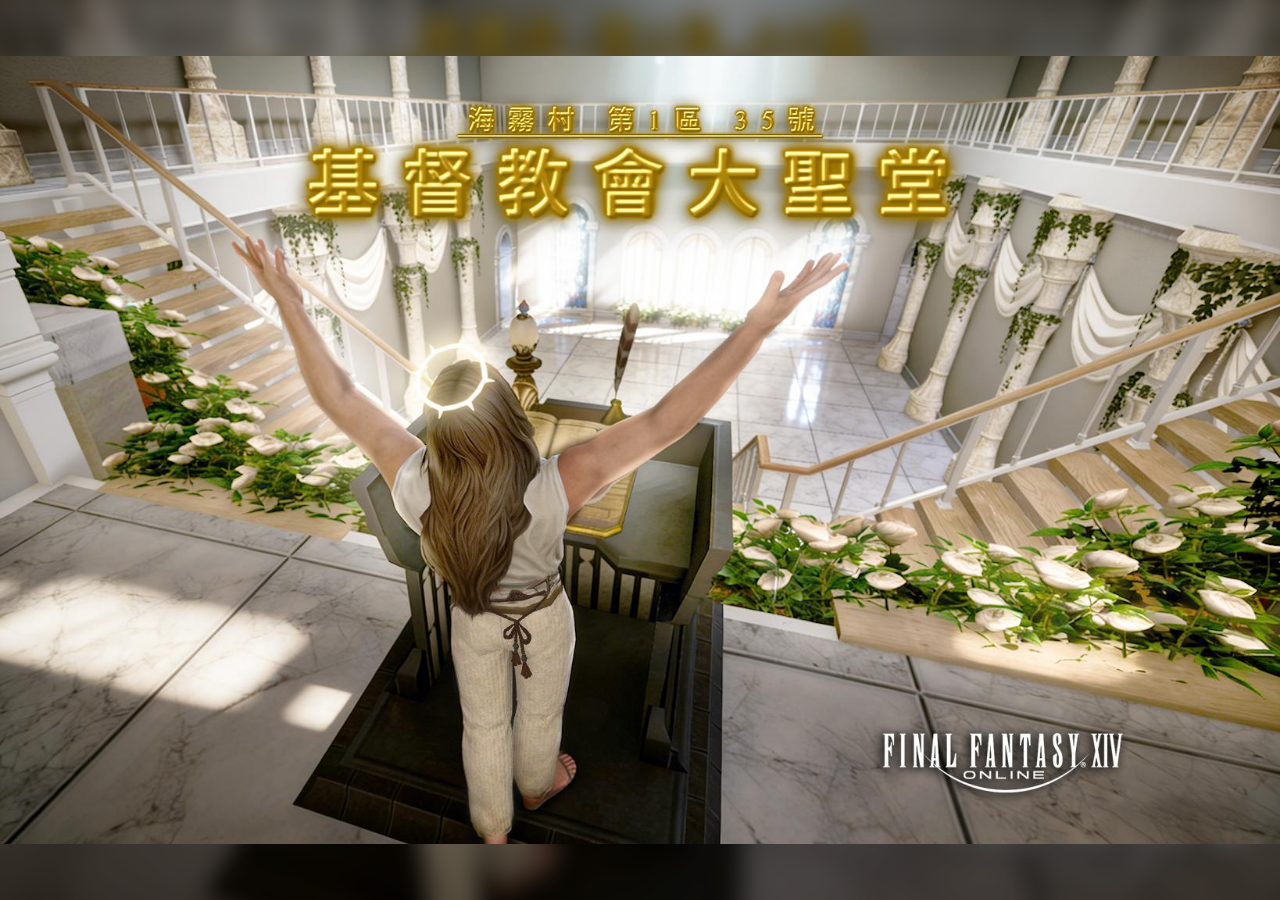
<file: index.html>
<!DOCTYPE html>
<html lang="zh-TW">

<head>
    <meta charset="UTF-8">
    <meta name="viewport" content="width=device-width, initial-scale=1.0">
    <title>FF14 基督教公會 | 艾歐澤亞的團契</title>
    <link rel="icon" type="image/png" href="images/Favicon.png">
    <style>
        body,
        html {
            margin: 0;
            padding: 0;
            height: 100%;
            overflow: hidden;               
            background-color: #ffffff;
        }

        .entry-link {
            display: block;
            width: 100vw;
            height: 100vh;
            position: relative;
            overflow: hidden;
            cursor: pointer;
            background-color: #000;
        }

        /* 後圖層 */
        .back-layer {
            position: absolute;
            top: 0;
            left: 0;
            width: 100%;
            height: 100%;
            background-image: url('images/Photos/church/大聖堂1.jpg');
            background-size: cover;
            background-position: center;


            opacity: 0.65;                          /* 透明度與模糊感 */
            filter: blur(10px) brightness(0.8);;    /* 調整模糊，亮度 */
            transform: scale(1.1);

            z-index: 1;
        }

        /* 前圖層 */
        .front-layer {
            position: absolute;
            top: 0;
            left: 0;
            width: 100%;
            height: 100%;
            display: flex;
            justify-content: center;
            align-items: center;
            z-index: 2;                          
        }

        .front-layer img {
            max-width: 100%;
            max-height: 100%;
            object-fit: contain;
            animation: fadeIn 2s ease-in-out;    /* 淡入動畫 */
        }

        /* fadeIn 屬性 */
        @keyframes fadeIn {
            from {
                opacity: 0;
                transform: scale(1.05);
            }

            to {
                opacity: 1;
                transform: scale(1);
            }
        }
    </style>
</head>

<body>
    <a href="home.html" class="entry-link" onclick="enableMusic()">
        <div class="back-layer"></div>

        <div class="front-layer">
            <img src="images/Photos/church/大聖堂1.jpg" alt="FF14 基督教公會 入口大圖">
        </div>
    </a>
</body>

<script>
function enableMusic() {
    localStorage.setItem('playBgm', 'true');
    localStorage.setItem('resetMusic', 'true');
}
</script>

</html>
</file>
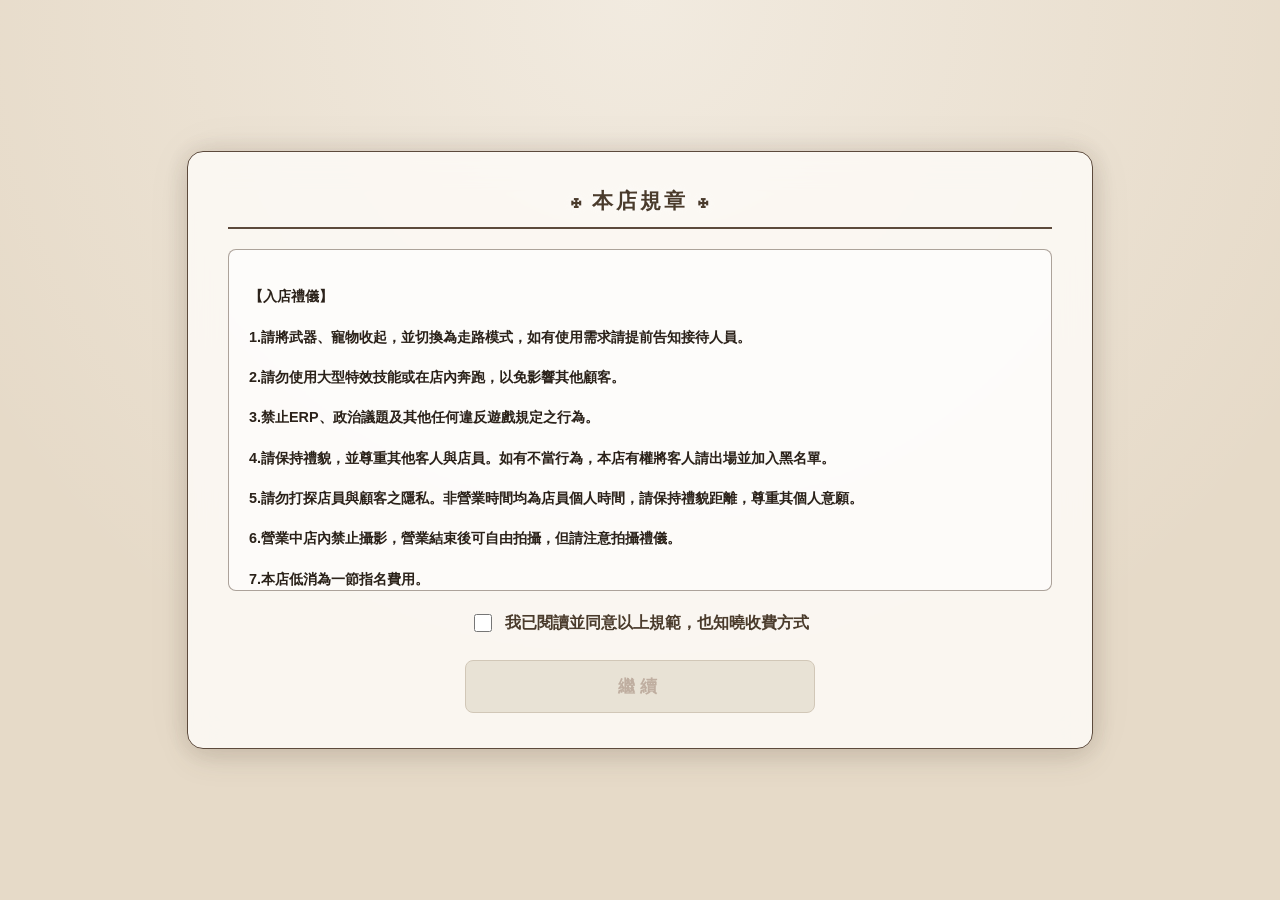
<file: booking.html>
<!DOCTYPE html>
<html lang="zh-TW">

<head>
    <meta charset="UTF-8">
    <meta name="viewport" content="width=device-width, initial-scale=1.0">
    <title>穌一下．預約系統</title>
    <link rel="icon" type="image/png" href="images/JeSoothe/Logos/3.png">
    <link rel="stylesheet" href="css/booking.css?v=260531">
</head>

<body>

    <section id="block-book">
        <div class="booking-container">

            <div id="page-1" class="wizard-step active">
                <h2 class="step-title">☩ 本店規章 ☩</h2>

                <div class="rules-container">
                    <p><strong>【入店禮儀】</strong></p>
                    <p>1.請將武器、寵物收起，並切換為走路模式，如有使用需求請提前告知接待人員。</p>
                    <p>2.請勿使用大型特效技能或在店內奔跑，以免影響其他顧客。</p>
                    <p>3.禁止ERP、政治議題及其他任何違反遊戲規定之行為。</p>
                    <p>4.請保持禮貌，並尊重其他客人與店員。如有不當行為，本店有權將客人請出場並加入黑名單。</p>
                    <p>5.請勿打探店員與顧客之隱私。非營業時間均為店員個人時間，請保持禮貌距離，尊重其個人意願。</p>
                    <p>6.營業中店內禁止攝影，營業結束後可自由拍攝，但請注意拍攝禮儀。</p>
                    <p>7.本店低消為一節指名費用。</p>

                    <p><strong>【預約制度】</strong></p>
                    <p>1.本店採預約優先制，建議提前填寫表單。當日預約截止時間為中午 12:00。</p>
                    <p>2.預約僅保留 10 分鐘，逾時將開放現場指名。</p>
                    <p>3.未預約客人歡迎入店。若心儀公關已被指名，可在大廳候位或指名其他公關。</p>

                    <p><strong>【指名計費方式】</strong></p>
                    <p>1.指名請與接待人員購買信物，一份信物代表一位客人一節的指名費用。</p>
                    <p>2.指名費用以人頭計算。入場時請與門口接待人員結算，並交易對應數量的信物。</p>

                    <p><strong>【對話與隱私】</strong></p>
                    <p>1.為了維護店內客人的談話品質與隱私，公關與客人交流禁用白頻，請將指名公關與同行夥伴加入隊伍中，使用隊伍頻道交流。</p>
                    <p>2.白頻僅限向接待人員提問，或是客人之間交流使用。</p>
                    <p>3.可以使用情感動作文字提示，但請勿洗版。</p>
                </div>

                <div class="checkbox-group">
                    <input type="checkbox" id="agree-checkbox">
                    <label for="agree-checkbox">我已閱讀並同意以上規範，也知曉收費方式</label>
                </div>

                <button type="button" class="submit-booking-btn" id="btn-next-1" disabled>繼續</button>
            </div>

            <div id="page-2" class="wizard-step">
                <h2 class="step-title">預約資料填寫</h2>
                <p class="step-desc">請填寫正確資料，如資料有誤將無法完成預約。</p>

                <div class="form-group">
                    <label class="booking-label">您的遊戲ID <span class="required">*</span></label>
                    <input type="text" id="input-game-id" class="booking-input">
                </div>

                <div class="form-group">
                    <label class="booking-label">您的伺服器 <span class="required">*</span></label>
                    <div class="custom-select-wrapper" style="max-width: 100%;">
                        <select id="select-server" class="booking-select">
                            <option value="" disabled selected>請選擇</option>
                            <option value="伊弗利特">伊弗利特</option>
                            <option value="利維坦">利維坦</option>
                            <option value="奧汀">奧汀</option>
                            <option value="巴哈姆特">巴哈姆特</option>
                            <option value="泰坦">泰坦</option>
                            <option value="迦樓羅">迦樓羅</option>
                            <option value="鳳凰">鳳凰</option>
                        </select>
                    </div>
                </div>

                <div class="form-group">
                    <label class="booking-label">預約人數 <span class="required">*</span></label>
                    <input type="text" inputmode="numeric" maxlength="2" id="input-party-size" class="booking-input"
                        min="1" max="8" value="1">
                </div>

                <div class="form-group">
                    <label class="booking-label">您的Discord ID <span class="required">*</span></label>
                    <p class="sub-label" style="margin-bottom:8px;">如預約失敗，遊戲內無法聯絡您，將由此與您聯絡。</p>
                    <input type="text" id="input-discord" class="booking-input" placeholder="例如: user#1234">
                </div>

                <div class="btn-group-row">
                    <button type="button" class="submit-booking-btn btn-secondary" id="btn-prev-2">返回</button>
                    <button type="button" class="submit-booking-btn" id="btn-next-2" disabled>繼續</button>
                </div>
            </div>

            <div id="page-3" class="wizard-step">
                <h2 class="step-title">預約詳細資訊</h2>

                <div class="booking-section">
                    <h3 class="booking-label">
                        選擇指名公關
                        <div class="tooltip-icon" onclick="">?
                            <span class="tooltip-text">
                                <strong>【指名規則】</strong><br>
                                ．最少指名 1 名公關，最多指名 3 名公關。<br>
                                ．來店人數不滿 3 位，則以人數為上限（例：2 人最多指名 2 位公關）。
                            </span>
                        </div>
                    </h3>
                    <div class="custom-select-wrapper">
                        <select id="host-select" class="booking-select">
                            <option value="" disabled selected>系統載入中...</option>
                        </select>
                    </div>
                </div>

                <div class="booking-section">
                    <h3 class="booking-label">選擇預約日期</h3>
                    <div class="custom-select-wrapper">
                        <select id="date-select" class="booking-select" disabled>
                            <option value="" disabled selected>請先選擇公關</option>
                        </select>
                    </div>
                </div>

                <div class="booking-section">
                    <h3 class="booking-label">
                        選擇預約時段 <span class="sub-label">1節 30 分鐘 (單次最多兩節)</span>
                    </h3>

                    <div id="dynamic-schedule-container">
                        <div class="date-block">
                            <div class="date-header">等待選擇日期...</div>
                            <div class="time-slots-grid" style="display: block;">
                                <div class="time-slot-disabled" id="schedule-status-text">載入班表系統中...</div>
                            </div>
                        </div>
                    </div>

                    <div class="booking-summary">
                        <div class="summary-row">
                            <span class="summary-title">當前指名：</span>
                            <span id="summary-host" class="summary-value">尚未選擇</span>
                        </div>

                        <div class="summary-row">
                            <span class="summary-title">預約人數：</span>
                            <span id="summary-party-size" class="summary-value">1 (人)</span>
                        </div>

                        <div class="summary-row">
                            <span class="summary-title">已選節數：</span>
                            <span id="summary-slots" class="summary-value">0 / 2 (節)</span>
                        </div>

                        <!-- <hr class="dashed-divider">
                        <div class="summary-row total-row">
                            <span class="summary-title">預計總金額：</span>
                            <span id="summary-price" class="gold-text">0 Gil</span>
                        </div> -->
                    </div>

                    <div class="form-group">
                        <label class="booking-label">其他需求 <span class="sub-label">(選填)</span></label>
                        <input type="text" id="input-memo" class="booking-input" placeholder="有任何特殊需求可在此備註">
                    </div>

                    <div class="btn-group-row">
                        <button type="button" class="submit-booking-btn btn-secondary" id="btn-prev-3">返回</button>
                        <button type="button" class="submit-booking-btn" id="submit-booking-btn" disabled>送出預約</button>
                    </div>
                </div>

            </div>
        </div>
    </section>

    <div id="custom-alert" class="custom-alert-overlay">
        <div class="custom-alert-box">
            <h3 class="custom-alert-title">系統提示</h3>
            <p id="custom-alert-message" class="custom-alert-message"></p>
            <div class="custom-alert-btn-group">
                <button type="button" id="custom-alert-cancel-btn" class="alert-btn alert-btn-cancel">取 消</button>
                <button type="button" id="custom-alert-confirm-btn" class="alert-btn">確 定</button>
            </div>
        </div>
    </div>

    <script>
        document.addEventListener('DOMContentLoaded', () => {
            // === 頁面切換邏輯 ===            
            const page1 = document.getElementById('page-1');
            const page2 = document.getElementById('page-2');
            const page3 = document.getElementById('page-3');

            const agreeCheckbox = document.getElementById('agree-checkbox');
            const btnNext1 = document.getElementById('btn-next-1');
            const inputGameId = document.getElementById('input-game-id');
            const selectServer = document.getElementById('select-server');
            const inputPartySize = document.getElementById('input-party-size');
            const inputDiscord = document.getElementById('input-discord');
            const btnNext2 = document.getElementById('btn-next-2');
            const btnPrev2 = document.getElementById('btn-prev-2');
            const btnPrev3 = document.getElementById('btn-prev-3');
            const submitBtn = document.getElementById('submit-booking-btn');

            // Page 1 邏輯
            agreeCheckbox.addEventListener('change', (e) => {
                btnNext1.disabled = !e.target.checked;
            });
            btnNext1.addEventListener('click', () => {
                page1.classList.remove('active');
                page2.classList.add('active');
            });

            // Page 2 邏輯 
            function validatePage2() {
                if (inputGameId.value.trim() !== "" && selectServer.value !== "" && inputDiscord.value.trim() !== "") {
                    btnNext2.disabled = false;
                } else {
                    btnNext2.disabled = true;
                }
            }

            inputGameId.addEventListener('input', validatePage2);
            selectServer.addEventListener('change', validatePage2);
            inputDiscord.addEventListener('input', validatePage2);
            inputPartySize.addEventListener('input', function () {
                this.value = this.value.replace(/[^0-9]/g, '');
                updateSummary();
            });

            btnPrev2.addEventListener('click', () => {
                page2.classList.remove('active');
                page1.classList.add('active');
            });
            btnNext2.addEventListener('click', () => {
                page2.classList.remove('active');
                page3.classList.add('active');
            });
            btnPrev3.addEventListener('click', () => {
                page3.classList.remove('active');
                page2.classList.add('active');
            });

            // === 第三頁 ===
            const MAX_SLOTS = 2;
            // const PRICE_PER_SLOT = 150000;
            const GAS_URL = "https://script.google.com/macros/s/AKfycbyehxRQ5ziO_UBoUKiwE2VUTdFtrbAp_BhIK4uhE2n6dJ-1BCTmqJUvyKImOgRBVJah/exec";

            let currentHost = "";
            let currentDate = "";
            let selectedSlots = [];

            let successfulBookings = 0;

            let globalScheduleData = [];
            let globalHeader = [];

            const hostSelect = document.getElementById('host-select');
            const dateSelect = document.getElementById('date-select');
            const summaryHost = document.getElementById('summary-host');
            const summaryPartySize = document.getElementById('summary-party-size');
            const summarySlots = document.getElementById('summary-slots');
            const summaryPrice = document.getElementById('summary-price');
            const scheduleContainer = document.getElementById('dynamic-schedule-container');
            const statusText = document.getElementById('schedule-status-text');

            // --- 0. 網頁載入：一次性抓取整張班表 ---
            fetch(GAS_URL)
                .then(res => res.json())
                .then(resData => {
                    if (resData.success && resData.data.length > 1) {
                        globalHeader = resData.data[0];
                        globalScheduleData = resData.data.slice(1);

                        // 提取A欄不重複的公關名字
                        let hosts = [...new Set(globalScheduleData.map(r => r[0]).filter(h => h))];
                        let optionsHtml = '<option value="" disabled selected>請選擇公關</option>';
                        hosts.forEach(h => {
                            optionsHtml += `<option value="${h}">${h}</option>`;
                        });
                        hostSelect.innerHTML = optionsHtml;

                        if (statusText) statusText.textContent = "請先選擇公關與日期";
                    } else {
                        hostSelect.innerHTML = '<option value="" disabled selected>查無公關資料</option>';
                        if (statusText) statusText.textContent = "目前無法連線至班表系統";
                    }
                })
                .catch(err => {
                    console.error("讀取班表失敗:", err);
                    hostSelect.innerHTML = '<option value="" disabled selected>連線失敗，請重新整理</option>';
                });

            // --- 1. 當「公關」被選擇時 ---
            hostSelect.addEventListener('change', (e) => {
                currentHost = e.target.value;
                summaryHost.textContent = currentHost;
                currentDate = "";
                clearSelectedSlots();
                renderDefaultStatus("請先選擇預約日期");

                let hostRow = globalScheduleData.find(r => r[0] === currentHost);
                let availableDates = [];

                // 從標題列抓出有開放的日期
                if (hostRow) {
                    for (let i = 1; i < globalHeader.length; i++) {
                        let d = globalHeader[i].split(" ")[0];
                        if (d && !availableDates.includes(d)) {
                            availableDates.push(d);
                        }
                    }
                }

                if (availableDates.length > 0) {
                    let optionsHtml = '<option value="" disabled selected>請選擇預約日期</option>';
                    availableDates.forEach(d => {
                        optionsHtml += `<option value="${d}">${d}</option>`;
                    });
                    dateSelect.innerHTML = optionsHtml;
                    dateSelect.disabled = false;
                } else {
                    dateSelect.innerHTML = '<option value="" disabled selected>該公關目前無排班</option>';
                    dateSelect.disabled = true;
                }
                checkSubmitState();
            });

            // --- 2. 當「日期」被選擇時 ---
            dateSelect.addEventListener('change', (e) => {
                currentDate = e.target.value;
                clearSelectedSlots();

                let hostRow = globalScheduleData.find(r => r[0] === currentHost);
                let slotsHtml = `
                    <div class="date-block">
                        <div class="date-header">${currentDate} 可預約時段</div>
                        <div class="time-slots-grid">
                `;

                if (hostRow) {
                    let hasSlots = false;
                    for (let i = 1; i < globalHeader.length; i++) {
                        let headerDate = globalHeader[i].split(" ")[0];

                        if (headerDate === currentDate) {
                            hasSlots = true;
                            let timeOnly = globalHeader[i].split(" ")[1];
                            let status = hostRow[i] || "未值班";
                            let isAvailable = (status === "可預約");

                            slotsHtml += `
                                <button type="button" class="time-slot-btn" 
                                    data-time="${globalHeader[i]}" ${!isAvailable ? 'disabled' : ''}>
                                    ${timeOnly}
                                    ${!isAvailable ? `<br><small>${status}</small>` : ''}
                                </button>`;
                        }
                    }
                    slotsHtml += `</div></div>`;

                    if (hasSlots) {
                        scheduleContainer.innerHTML = slotsHtml;
                        scheduleContainer.querySelectorAll('.time-slot-btn').forEach(btn =>
                            btn.addEventListener('click', handleTimeSlotClick)
                        );
                    } else {
                        renderDefaultStatus("本日無可用時段");
                    }
                }
                checkSubmitState();
            });

            function renderDefaultStatus(text) {
                scheduleContainer.innerHTML = `
                    <div class="date-block">
                        <div class="date-header">等待選擇...</div>
                        <div class="time-slots-grid" style="display: block;">
                            <div class="time-slot-disabled">${text}</div>
                        </div>
                    </div>`;
            }

            // --- 3. 處理時段點擊 ---
            function handleTimeSlotClick(e) {
                const btn = e.currentTarget;
                const timeValue = btn.getAttribute('data-time');

                if (btn.classList.contains('selected')) {
                    btn.classList.remove('selected');
                    selectedSlots = selectedSlots.filter(t => t !== timeValue);
                } else {
                    if (selectedSlots.length >= MAX_SLOTS) {
                        showCustomAlert(`單次預約最多只能選擇 ${MAX_SLOTS} 節喔！`);
                        return;
                    }
                    btn.classList.add('selected');
                    selectedSlots.push(timeValue);
                }
                updateSummary();
                checkSubmitState();
            }

            function updateSummary() {
                const partySize = parseInt(inputPartySize.value) || 1;
                summarySlots.textContent = `${selectedSlots.length} / ${MAX_SLOTS} (節)`;
                summaryPartySize.textContent = `${partySize} (人)`;
                // summaryPrice.textContent = `${(selectedSlots.length * PRICE_PER_SLOT * partySize).toLocaleString()} Gil`;
            }


            const customAlert = document.getElementById('custom-alert');
            const customAlertMsg = document.getElementById('custom-alert-message');
            const alertConfirmBtn = document.getElementById('custom-alert-confirm-btn');
            const alertCancelBtn = document.getElementById('custom-alert-cancel-btn');

            function showCustomAlert(message, onConfirm = null, showCancel = false, textAlign = 'center', confirmText = '確 定', cancelText = '取 消') {
                customAlertMsg.innerHTML = message.replace(/\n/g, '<br>');
                customAlertMsg.style.textAlign = textAlign;
                
                alertConfirmBtn.textContent = confirmText;
                alertCancelBtn.textContent = cancelText;

                customAlert.style.display = 'flex';
                alertCancelBtn.style.display = showCancel ? 'block' : 'none';

                alertConfirmBtn.onclick = () => {
                    customAlert.style.display = 'none';
                    if (onConfirm) onConfirm();
                };

                alertCancelBtn.onclick = () => {
                    customAlert.style.display = 'none';
                    if (cancelText === '結束預約') {
                        window.location.reload();
                    }
                };
            }

            function checkSubmitState() {
                if (currentHost !== "" && currentDate !== "" && selectedSlots.length > 0) {
                    submitBtn.disabled = false;
                } else {
                    submitBtn.disabled = true;
                }
            }

            function clearSelectedSlots() {
                selectedSlots = [];
                updateSummary();
            }

            submitBtn.addEventListener('click', () => {
                const finalData = {
                    gameId: inputGameId.value,
                    server: selectServer.value,
                    partySize: inputPartySize.value,
                    discord: inputDiscord.value,
                    host: currentHost,
                    date: currentDate,
                    slots: selectedSlots,
                    memo: document.getElementById('input-memo').value
                };

                const cleanSlots = finalData.slots.map(slot => {
                    let parts = slot.split(/[\n ]+/);
                    return parts.length > 1 ? parts[1] : slot;
                }).join(', ');


                const summaryMsg =
                    `請確認您的預約資訊：\n\n` +
                    `【角色 ID】${finalData.gameId}\n` +
                    `【伺服器】${finalData.server}\n` +
                    `【預約人數】${finalData.partySize} 人\n` +
                    `【Discord】${finalData.discord}\n` +
                    `【指名公關】${finalData.host}\n` +
                    `【預約日期】${finalData.date}\n` +
                    `【預約時段】${cleanSlots}\n\n`;


                showCustomAlert(summaryMsg, () => {
                    submitBtn.disabled = true;
                    submitBtn.textContent = "傳 送 中...";

                    fetch(GAS_URL, {
                        method: "POST",
                        body: JSON.stringify(finalData)
                    })
                        .then(res => res.json())
                        .then(resData => {
                            if (resData.success) {
                                // 預約成功，計數器 +1
                                successfulBookings++; 

                                // 計算指名上限 (最多3人，且不超過來店人數)
                                const partySize = parseInt(inputPartySize.value) || 1;
                                const maxHosts = Math.min(3, partySize);
                                const remain = maxHosts - successfulBookings;

                                if (remain > 0) {
                                    showCustomAlert(
                                        `第 ${successfulBookings} 位公關預約成功！\n\n依照您的來店人數，您還可以再指名 ${remain} 位公關。\n請問要繼續預約下一位嗎？`, 
                                        () => {
                                            currentHost = "";
                                            currentDate = "";
                                            clearSelectedSlots();
                                            hostSelect.value = "";
                                            dateSelect.innerHTML = '<option value="" disabled selected>請先選擇公關</option>';
                                            dateSelect.disabled = true;
                                            renderDefaultStatus("請先選擇公關與日期");
                                            summaryHost.textContent = "尚未選擇";
                                            submitBtn.textContent = "送 出 預 約";
                                            checkSubmitState();
                                        }, 
                                        true, 'center', '繼續預約', '結束預約'
                                    );
                                } else {
                                    showCustomAlert(
                                        `預約成功！\n\n您已達到本次來店人數的指名上限，\n穌一下期待與您相見！`, 
                                        () => { window.location.reload(); }
                                    );
                                }
                            } else {
                                showCustomAlert("預約失敗: " + resData.message);
                                submitBtn.disabled = false;
                                submitBtn.textContent = "送 出 預 約";
                            }
                        })
                        .catch(err => {
                            console.error("送出失敗", err);
                            showCustomAlert("網路連線發生錯誤，請稍後再試。");
                            submitBtn.disabled = false;
                            submitBtn.textContent = "送 出 預 約";
                        });
                }, true, 'left');
            });
        });
    </script>
</body>

</html>
</file>
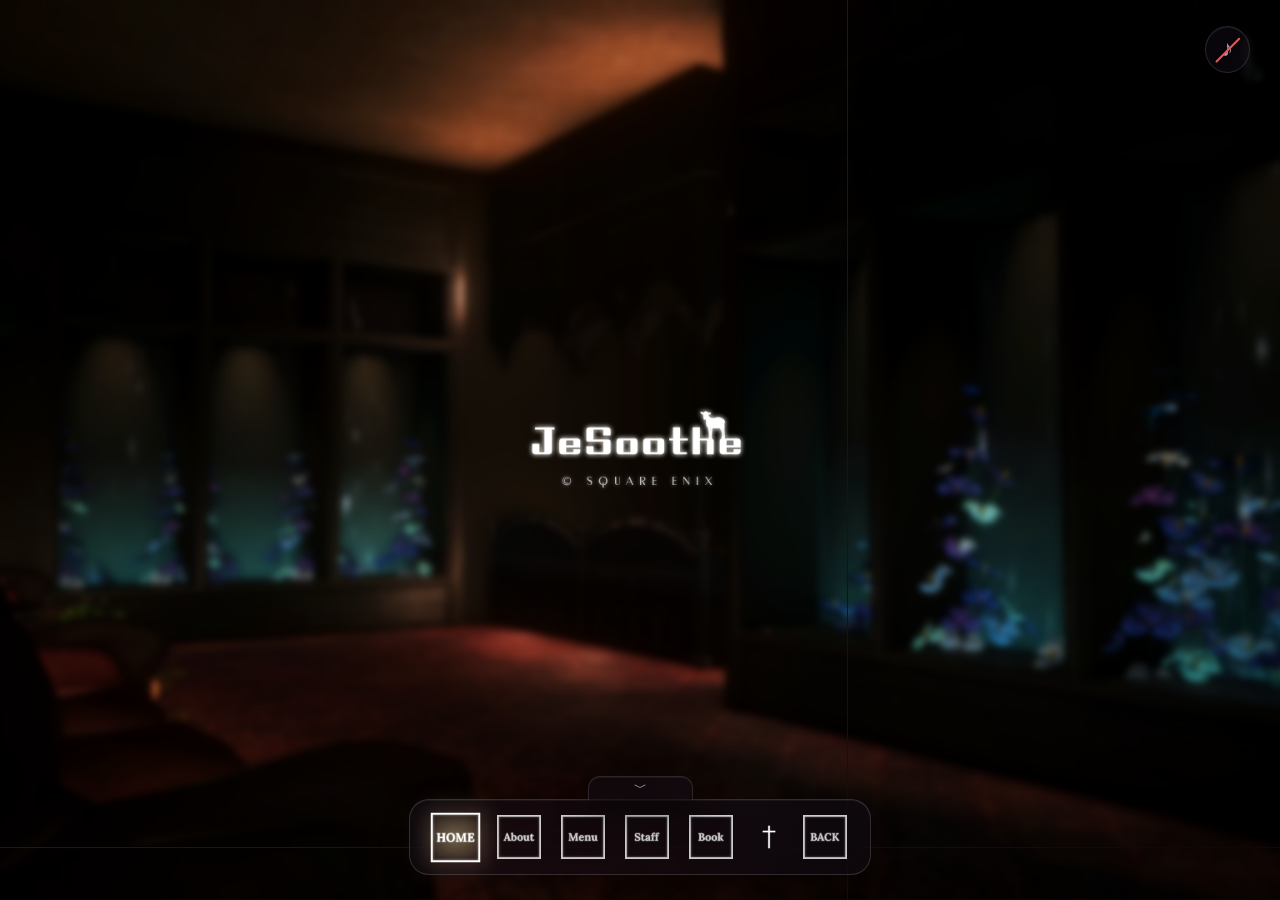
<file: JeSoothe.html>
<!DOCTYPE html>
<html lang="zh-TW">

<head>
    <meta charset="UTF-8">
    <meta name="viewport" content="width=device-width, initial-scale=1.0">
    <title>穌一下．JeSoothe</title>
    <link rel="icon" type="image/png" href="images/JeSoothe/Logos/3.png">
    <link rel="stylesheet" href="css/JeSoothe.css?v=260527">
    <link rel="manifest" href="manifest/manifest.json">
    <script>
        navigator.serviceWorker.register('./manifest/sw.js');
    </script>
</head>

<body>
    <audio id="bgm" loop style="display: none; visibility: hidden; position: absolute; width: 0; height: 0;">
        <source src="bgm/JeSootheBGM.mp3" type="audio/mpeg">
    </audio>

    <div class="music-player">
        <div id="music-toggle" class="music-fab" onclick="toggleMusic()">
            <span class="icon">♪</span>
        </div>
    </div>

    <div class="hotbar-wrapper" id="ui-hotbar">
        <button class="hotbar-toggle" onclick="toggleHotbar()" id="hotbar-btn">﹀</button>

        <nav class="hotbar">
            <a href="#home" onclick="switchBlock(event, 'block-home', this)" class="hotbar-slot" data-tooltip="回到首頁">
                <img src="images/JeSoothe/Hotbar/home.png" alt="Home" class="slot-icon">
            </a>
            <a href="#about" onclick="switchBlock(event, 'block-about', this)" class="hotbar-slot" data-tooltip="關於我們">
                <img src="images/JeSoothe/Hotbar/about.png" alt="about" class="slot-icon">
            </a>
            <a href="#service" onclick="switchBlock(event, 'block-service', this)" class="hotbar-slot"
                data-tooltip="服務項目">
                <img src="images/JeSoothe/Hotbar/Menu.png" alt="Service" class="slot-icon">
            </a>
            <a href="#members" onclick="switchBlock(event, 'block-members', this)" class="hotbar-slot"
                data-tooltip="店員介紹">
                <img src="images/JeSoothe/Hotbar/Staff.png" alt="Members" class="slot-icon">
            </a>
            <a href="booking.html" target="_blank" rel="noopener noreferrer" class="hotbar-slot" data-tooltip="預約指名">
                <img src="images/JeSoothe/Hotbar/Book.png" alt="Reservation" class="slot-icon">
            </a>
            <a href="index.html" class="hotbar-slot" data-tooltip="返回教堂">
                <img src="images/JeSoothe/Hotbar/BACK.png" alt="Exit" class="slot-icon">
            </a>
        </nav>
    </div>

    <section id="block-home" class="other-block">
        <picture>
            <!-- <source media="(max-width: 768px)" srcset="images/JeSoothe/耶穌張臂_直.jpg"> -->

            <img src="images/JeSoothe/Background/P2_Home_BG.png" alt="主視覺" class="fullscreen-bg">
        </picture>
        <div class="content-wrapper"> </div>
    </section>

    <section id="block-about" class="other-block">
        <picture>
            <img src="images/JeSoothe/Background/P1_About_BG.png" alt="主視覺" class="fullscreen-bg">
        </picture>
        <div class="content-wrapper">
            <h2>關於我們</h2>
            <h3 class="about-subtitle">巴哈姆特 — 海霧村 9 區 60 號</h3>
            <div class="about-main-container">

                <div class="about-panel">
                    <div class="menu-main-label">穌一下．JeSoothe</div>
                    <div class="about-content-area">
                        <div class="about-desc-text">
                            <p
                                style="color: #fce4a1dd; font-weight: bold; font-size: 1.15rem; letter-spacing: 2px; text-shadow: 0 0 8px rgba(252, 227, 161, 0.4);">
                                靈魂的集散地，心靈的舒緩店</p>
                            <br>
                            <p>在艾奧傑亞的旅途中，<br>我們征戰過無數副本，<br>也見證過無數風景。<br>然而提升裝備更為重要的，<br>是一次真正的安歇。</p>
                            <br>
                            <p>「穌一下」<br>坐落於海霧村明媚的海岸之畔。<br>雖有公關店之形，卻更像一間「心靈的食堂」。</p>
                            <br>
                            <p>此處沒有制式的服務規範，<br>亦無預設的互動腳本。</p>
                            <br>
                            <p
                                style="color: #fce4a1dd; font-weight: bold; font-size: 1.15rem; letter-spacing: 2px; text-shadow: 0 0 8px rgba(252, 227, 161, 0.4);">
                                自由，是我們唯一的風格。</p>
                            <br>
                            <p>我們深信每一位公關都是獨一無二。<br>因此，「穌一下」不設定公關的服務風格：</p>
                            <br>
                            <p>有神性光輝籠罩的神聖救贖；<br>或有如故交重逢的溫暖寒暄；<br>亦或有直率真切的靈動對話。</p>
                            <br>
                            <p>您可隨當下之心境，指名與您頻率最相契之公關。</p>
                            <br>
                            <p>為了守護每一段對話的質感與隱私：<br>
                                ．全店禁絕白頻喧囂：所有言語與歡笑，僅存於您與公關的隊伍頻道之中。<br>
                                ．純粹的對話時光：我們不供應餐飲，僅提供陪伴。</p>
                            <br>
                            <p>無論您是帶著故事而來，<br>抑或僅求片刻溫暖的依偎，<br>「穌一下」已備好一方安適的席位，<br>以及一位願傾聽您心聲的同行者。</p>
                            <br>
                            <p>主將立於海霧村的潮聲之涯，<br>於無盡的浪潮低語中，靜候您的降臨。</p>
                            <br>
                            <p style="color: #fce3a1; text-shadow: 0 1px 4px rgba(0, 0, 0, 0.9);">
                                營業時間：(五)21:00-23:00、(六)20:00-24:00</p>
                        </div>
                    </div>

                    <div class="about-social-links">
                        <a href="https://discord.gg/tzG6a2M9" target="_blank" rel="noopener noreferrer"
                            class="social-btn">
                            <img src="images/JeSoothe/about/discord.png" alt="Discord">
                        </a>
                        <a href="https://www.threads.com/@ffxiv._jesoothe?igshid=NTc4MTIwNjQ2YQ==" target="_blank"
                            rel="noopener noreferrer" class="social-btn">
                            <img src="images/JeSoothe/about/threads.png" alt="Threads">
                        </a>
                    </div>

                </div>

                <div class="about-panel">
                    <div class="menu-main-label right-label">規則與須知</div>
                    <div class="about-content-area">

                        <div class="service-list-row">
                            <div class="list-header-line">
                                <h4>✦ 入店禮儀</h4>
                            </div>
                            <div class="list-desc" style="margin-top: 10px;">
                                <p>1. 請將武器、寵物收起，並切換為走路模式，如有使用需求請提前告知接待人員。</p>
                                <p>2. 請勿使用大型特效技能或在店內奔跑，以免影響其他顧客。</p>
                                <p>3. 禁止 ERP、政治議題及其他任何違反遊戲規定之行為。</p>
                                <p>4. 請保持禮貌，並尊重其他客人與店員。如有不當行為，本店有權將客人請出場並加入黑名單。</p>
                                <p>5. 請勿打探店員與顧客之隱私。非營業時間均為店員個人時間，請保持禮貌距離，尊重其個人意願。</p>
                                <p>6. 營業中店內禁止攝影，營業結束後可自由拍攝，但請注意拍攝禮儀。</p>
                                <p>7. 本店低消為一節指名費用。</p>
                            </div>
                        </div>

                        <div class="service-list-row" style="margin-top: 25px;">
                            <div class="list-header-line">
                                <h4>✦ 預約制度</h4>
                            </div>
                            <div class="list-desc" style="margin-top: 10px;">
                                <p>1. 本店採預約優先制，建議提前填寫表單。當日預約截止時間為中午 12:00。</p>
                                <p>2. 表單預約為維持入店體驗，僅開放預約整點時段。</p>
                                <p>3. 預約僅保留 10 分鐘，逾時將開放現場指名。</p>
                                <p>4. 未預約客人歡迎入店。若心儀公關已被指名，可在大廳候位或指名其他公關。</p>
                            </div>
                        </div>

                        <div class="service-list-row" style="margin-top: 25px;">
                            <div class="list-header-line">
                                <h4>✦ 指名計費方式</h4>
                            </div>
                            <div class="list-desc" style="margin-top: 10px;">
                                <p>1. 指名請與接待人員購買信物，一份信物代表一位客人一節的指名費用。</p>
                                <p>2. 指名費用以人頭計算。入場時請與門口接待人員結算，並交易對應數量的信物。</p>
                            </div>
                        </div>

                        <div class="service-list-row" style="margin-top: 25px;">
                            <div class="list-header-line">
                                <h4>✦ 對話與隱私</h4>
                            </div>
                            <div class="list-desc" style="margin-top: 10px;">
                                <p>1. 為了維護店內客人的談話品質與隱私，公關與客人交流禁用白頻，請將指名公關與同行夥伴加入隊伍中，使用隊伍頻道交流。</p>
                                <p>2. 白頻僅限向接待人員提問，或是客人之間交流使用。</p>
                                <p>3. 可以使用情感動作文字提示，但請勿洗版。</p>
                            </div>
                        </div>
                    </div>
                </div>
            </div>
        </div>
    </section>

    <section id="block-service" class="other-block">
        <picture>
            <img src="images/JeSoothe/Background/P3_Others_BG.png" alt="主視覺" class="fullscreen-bg">
        </picture>

        <div class="content-wrapper">
            <h2>服務項目</h2>
            <div class="mobile-tabs-header">
                <button class="m-tab-btn active" id="btn-tab-left" onclick="switchMobileTab('left')">店內價目表</button>
                <button class="m-tab-btn" id="btn-tab-right" onclick="switchMobileTab('right')">公關個人服務</button>
            </div>

            <div class="service-main-container">

                <div class="service-menu-left m-active">
                    <div class="menu-main-label">店內價目表</div>

                    <div class="service-list-row">
                        <div class="list-header-line">
                            <h4>指名費用</h4>
                            <div class="list-dots"></div>
                            <div class="list-price">150,000 Gil <span class="price-sub">/人</span></div>
                        </div>
                        <div class="list-desc">
                            <p>．服務時間：每節 30 分鐘。</p>
                            <p>．指名信物：請與接待人員購買，一份信物代表一位客人30分鐘的指名費用。</p>
                            <p>．將信物交給您想指名的公關，即代表指名成功，服務將於此時正式開始。</p>
                        </div>
                    </div>

                    <div class="service-list-row">
                        <div class="list-header-line">
                            <h4>續節方式</h4>
                            <div class="list-dots"></div>
                            <div class="list-price">150,000 Gil <span class="price-sub">/人</span></div>
                        </div>
                        <div class="list-desc">
                            <p>．加時規範：結束前 5 分鐘公關將主動詢問。若該公關後續已有預約，恕不接受加時。</p>
                            <p>．每次加時 30 分鐘，同一組客人當日指名同一公關時間上限為 60 分鐘。</p>
                            <p>．超過 60 分鐘請指名其他公關。</p>
                        </div>
                    </div>

                    <div class="service-list-row">
                        <div class="list-header-line">
                            <h4>香檳塔</h4>
                            <div class="list-dots"></div>
                            <div class="list-price">400,000 Gil <span class="price-sub">/座</span></div>
                        </div>
                        <div class="list-desc">
                            <p>．當下所有未被指名的公關將會至您的包廂為您慶祝。</p>
                            <p>．需與接待人員購買相關信物後交易給公關。</p>
                        </div>
                    </div>

                    <div class="service-list-row">
                        <div class="list-header-line">
                            <h4>拍立得服務</h4>
                        </div>

                        <div class="list-sub-item-line">
                            <span class="sub-item-name">．空白拍立得</span>
                            <div class="list-dots"></div>
                            <div class="list-price">50,000 Gil <span class="price-sub">/張</span></div>
                        </div>

                        <div class="list-sub-item-line">
                            <span class="sub-item-name">．簽繪拍立得</span>
                            <div class="list-dots"></div>
                            <div class="list-price">80,000 Gil <span class="price-sub">/張</span></div>
                        </div>

                        <div class="list-desc" style="margin-top: 6px;">
                            <p>．將由本店攝影師協助拍攝。</p>
                            <p>．需與接待人員購買相關信物後交易給公關。</p>
                            <p>．視公關當下指名狀況決定是否開放購買。</p>
                            <p class="desc-highlight">※ 簽繪拍立得請事先詢問該公關是否有提供此服務。</p>
                        </div>
                    </div>

                    <div class="service-list-row">
                        <div class="list-header-line">
                            <h4>駐點繪師</h4>
                        </div>

                        <div class="list-sub-item-line">
                            <span class="sub-item-name">．Q版塗鴉貼紙</span>
                            <div class="list-dots"></div>
                            <div class="list-price">500,000 Gil <span class="price-sub">/人</span></div>
                        </div>
                            <div class="list-desc" style="margin-top: 6px; padding-left: 40px;">
                                <p class="desc-highlight">※ 如需繪製雙人圖請購買 2 份信物。</p>
                            </div>

                        <div class="list-sub-item-line">
                            <span class="sub-item-name">．正比單色插畫</span>
                            <div class="list-dots"></div>
                            <div class="list-price">800,000 Gil <span class="price-sub">/人</span></div>
                        </div>
                            <div class="list-desc" style="margin-top: 6px; padding-left: 40px;">
                                <p class="desc-highlight">※ 僅限單人。</p>
                            </div>

                        <div class="list-desc" style="margin-top: 6px;">
                            <p>．請與庭院雇員購買信物，當日如有此項服務將會於19:00開放購買，售完為止。</p>
                            <p>．Q版信物售價150,000 Gil，入店後請與繪師交易信物以及350,000 Gil。</p>
                            <p>．正比信物售價240,000 Gil，入店後請與繪師交易信物以及560,000 Gil。</p>
                            <p>．一組客人預計花費 1 - 1.5 小時，請確認時間是否充裕。</p>
                        </div>                            
                    </div>                    
                    
                    <div class="service-list-row">
                        <div class="list-header-line">
                            <h4>公關個人加購項目</h4>
                            <div class="list-dots"></div>
                            <div class="list-price text-btn-style">依公關定價</div>
                        </div>
                        <div class="list-desc">
                            <p>．公關可能提供額外服務，詳細內容與價格請見公關介紹頁面。</p>
                            <p>．加購項目請與該指名公關確認並支付。</p>
                            <p>．僅可加購當日指名公關之個人項目。</p>
                        </div>
                    </div>
                </div>

                <div class="service-sidebar-right">
                    <div class="service-tabs-container">
                        <button class="scroll-arrow left" onclick="scrollTabs(-1)">〈</button>
                        <div class="service-tabs-viewport" id="tabs-viewport">
                            <div class="category-card active" onclick="showCategory('ID1')">
                                <div class="circle-img"><img src="images/JeSoothe/members/btn/耶穌.jpg" alt=""></div>
                                <span>耶穌</span>
                            </div>
                            <div class="category-card" onclick="showCategory('ID2')">
                                <div class="circle-img"><img src="images/JeSoothe/members/btn/草莓蘋果派.jpg" alt=""></div>
                                <span>草莓蘋果派</span>
                            </div>
                            <div class="category-card" onclick="showCategory('ID3')">
                                <div class="circle-img"><img src="images/JeSoothe/members/btn/宮崎三高.jpg" alt=""></div>
                                <span>宮崎三高</span>
                            </div>
                            <div class="category-card" onclick="showCategory('ID4')">
                                <div class="circle-img"><img src="images/JeSoothe/members/btn/索爾恩.jpg" alt=""></div>
                                <span>索爾恩</span>
                            </div>
                            <div class="category-card" onclick="showCategory('ID5')">
                                <div class="circle-img"><img src="images/JeSoothe/members/btn/曜恆.jpg" alt=""></div>
                                <span>曜恆</span>
                            </div>
                            <div class="category-card" onclick="showCategory('ID6')">
                                <div class="circle-img"><img src="images/JeSoothe/members/btn/秋藍星夜.jpg" alt=""></div>
                                <span>秋藍星夜</span>
                            </div>
                            <div class="category-card" onclick="showCategory('ID7')">
                                <div class="circle-img"><img src="images/JeSoothe/members/btn/小茶茶.jpg" alt=""></div>
                                <span>小茶茶</span>
                            </div>
                            <div class="category-card" onclick="showCategory('ID8')">
                                <div class="circle-img"><img src="images/JeSoothe/members/btn/陌上旌.jpg" alt=""></div>
                                <span>陌上旌</span>
                            </div>
                            <div class="category-card" onclick="showCategory('ID9')">
                                <div class="circle-img"><img src="images/JeSoothe/members/btn/抖腳狂人鳥.jpg" alt=""></div>
                                <span>抖腳狂人鳥</span>
                            </div>
                            <div class="category-card" onclick="showCategory('ID10')">
                                <div class="circle-img"><img src="images/JeSoothe/members/btn/黑鷚鷚.jpg" alt=""></div>
                                <span>黑鷚鷚</span>
                            </div>
                            <div class="category-card" onclick="showCategory('ID11')">
                                <div class="circle-img"><img src="images/JeSoothe/members/btn/仙餅.jpg" alt=""></div>
                                <span>仙餅</span>
                            </div>
                            <div class="category-card" onclick="showCategory('ID12')">
                                <div class="circle-img"><img src="images/JeSoothe/members/btn/Kennyt.jpg" alt=""></div>
                                <span>Kennyt</span>
                            </div>
                            <div class="category-card" onclick="showCategory('ID13')">
                                <div class="circle-img"><img src="images/JeSoothe/members/btn/法珀爾.jpg" alt=""></div>
                                <span>法珀爾</span>
                            </div>
                            <div class="category-card" onclick="showCategory('ID14')">
                                <div class="circle-img"><img src="images/JeSoothe/members/btn/珀洛托.jpg" alt=""></div>
                                <span>珀洛托</span>
                            </div>
                            <div class="category-card " onclick="showCategory('ID15')">
                                <div class="circle-img"><img src="images/JeSoothe/members/btn/箬若.jpg" alt=""></div>
                                <span>箬若</span>
                            </div>
                            <div class="category-card" onclick="showCategory('ID16')">
                                <div class="circle-img"><img src="images/JeSoothe/members/btn/兔紙.jpg" alt=""></div>
                                <span>兔紙不吃紙</span>
                            </div>
                            <div class="category-card" onclick="showCategory('ID17')">
                                <div class="circle-img"><img src="images/JeSoothe/members/btn/乾煎巨蝦仁.jpg" alt=""></div>
                                <span>乾煎巨蝦仁</span>
                            </div>
                            <div class="category-card" onclick="showCategory('ID18')">
                                <div class="circle-img"><img src="images/JeSoothe/members/btn/瑟歐菲爾.jpg" alt=""></div>
                                <span>瑟歐菲爾</span>
                            </div>
                            <div class="category-card" onclick="showCategory('ID19')">
                                <div class="circle-img"><img src="images/JeSoothe/members/btn/亞諾.jpg" alt=""></div>
                                <span>亞諾</span>
                            </div>
                            <div class="category-card" onclick="showCategory('ID20')">
                                <div class="circle-img"><img src="images/JeSoothe/members/btn/酩玖.jpg" alt=""></div>
                                <span>酩玖</span>
                            </div>
                            <div class="category-card" onclick="showCategory('ID21')">
                                <div class="circle-img"><img src="images/JeSoothe/members/btn/茉茉.jpg" alt=""></div>
                                <span>臭茉茉</span>
                            </div>
                            <div class="category-card" onclick="showCategory('ID22')">
                                <div class="circle-img"><img src="images/JeSoothe/members/btn/実羅.jpg" alt=""></div>
                                <span>実羅</span>
                            </div>
                            <div class="category-card" onclick="showCategory('ID23')">
                                <div class="circle-img"><img src="images/JeSoothe/members/btn/勞贖好肥.jpg" alt=""></div>
                                <span>勞贖好肥</span>
                            </div>
                            <div class="category-card" onclick="showCategory('ID24')">
                                <div class="circle-img"><img src="images/JeSoothe/members/btn/波波透可.jpg" alt=""></div>
                                <span>波波透可</span>
                            </div>    
                            <div class="category-card" onclick="showCategory('ID25')">
                                <div class="circle-img"><img src="images/JeSoothe/members/btn/麻迦蒼.jpg" alt=""></div>
                                <span>麻迦蒼</span>
                            </div>     
                            <div class="category-card" onclick="showCategory('ID26')">
                                <div class="circle-img"><img src="images/JeSoothe/members/btn/草草.jpg" alt=""></div>
                                <span>草草</span>
                            </div>                                                                                  
                        </div>
                        <button class="scroll-arrow right" onclick="scrollTabs(1)">〉</button>
                    </div>

                    <div class="menu-main-label right-label">公關個人服務</div>

                    <div class="service-content-area">
                        <div id="cat-ID1" class="service-cat-block active">
                            <h3 class="staff-name-title">耶穌</h3>
                            <div class="service-list-row">
                                <div class="list-header-line">
                                    <h4>✦ 簽繪拍立得</h4>
                                    <div class="list-dots"></div>
                                    <div class="list-price">✕</div>
                                </div>
                            </div>
                            <div class="service-list-row">
                                <div class="list-header-line">
                                    <h4>✦ 祈禱告解</h4>
                                    <div class="list-dots"></div>
                                    <div class="list-price">50,000 Gil</div>
                                </div>
                                <div class="list-desc">
                                    <p>．你可以跟我說你這一週犯的錯。我不會笑你，也不罵你，為你祈禱。</p>
                                </div>
                            </div>
                            <div class="service-list-row">
                                <div class="list-header-line">
                                    <h4>✦ 神蹟復活</h4>
                                    <div class="list-dots"></div>
                                    <div class="list-price">10,000 Gil</div>
                                </div>
                                <div class="list-desc">
                                    <p>．在店內死亡的弟兄姊妹, 為你上演一場復活神蹟。</p>
                                </div>
                            </div>
                            <div class="service-list-row">
                                <div class="list-header-line">
                                    <h4>✦ 為耶穌獻上最大祝福</h4>
                                    <div class="list-dots"></div>
                                    <div class="list-price">100,000 Gil以上</div>
                                </div>
                                <div class="list-desc">
                                    <p>．沒任何服務，只願你平安。</p>
                                </div>
                            </div>
                            <div class="service-list-row">
                                <br>
                                <div class="list-desc">
                                    <p>備註：</p>
                                    <p>上班時間不定。遇到我就是當天的奇蹟。<br>請勿餵食。我吃五餅二魚就行了。</p>
                                </div>
                            </div>
                        </div>

                        <div id="cat-ID2" class="service-cat-block">
                            <h3 class="staff-name-title">草莓蘋果派</h3>
                            <div class="service-list-row">
                                <div class="list-header-line">
                                    <h4>✦ 簽繪拍立得</h4>
                                    <div class="list-dots"></div>
                                    <div class="list-price">◯</div>
                                </div>
                            </div>
                            <div class="service-list-row">
                                <div class="list-header-line">
                                    <h4>✦ 兔女郎人男寫真</h4>
                                    <div class="list-dots"></div>
                                    <div class="list-price">15,000 Gil</div>
                                </div>
                                <div class="list-desc">
                                    <p>．欸，這是我買的兔女郎人男寫真，分享給你。</p>
                                </div>
                            </div>
                            <div class="service-list-row">
                                <div class="list-header-line">
                                    <h4>✦ 死庫水人男寫真</h4>
                                    <div class="list-dots"></div>
                                    <div class="list-price">30,000 Gil</div>
                                </div>
                                <div class="list-desc">
                                    <p>．上次我去同人場買死庫水人男寫真送的簽名照，分你一張。</p>
                                </div>
                            </div>
                        </div>

                        <div id="cat-ID3" class="service-cat-block">
                            <h3 class="staff-name-title">宮崎三高</h3>
                            <div class="service-list-row">
                                <div class="list-header-line">
                                    <h4>✦ 簽繪拍立得</h4>
                                    <div class="list-dots"></div>
                                    <div class="list-price">◯</div>
                                </div>
                            </div>
                            <div class="service-list-row">
                                <div class="list-header-line">
                                    <h4>✦ JeSoothe插花體驗</h4>
                                    <div class="list-dots"></div>
                                    <div class="list-price">450,000 Gil</div>
                                </div>
                                <div class="list-desc">
                                    <p>．希望這抹花香，能成為冒險者們忙碌之餘的一絲慰藉。</p>
                                    <p>．預約制︱單人插花服務（1-1.5小時）請預約週六最晚的時段，並在預約表單備註欄告知需要插花體驗。</p>
                                    <p>．有任何問題請至threads私訊或是在穌一下DC「我有問題」頻道@宮崎三高詢問。</p>
                                </div>
                            </div>
                        </div>

                        <div id="cat-ID4" class="service-cat-block">
                            <h3 class="staff-name-title">索爾恩</h3>
                            <div class="service-list-row">
                                <div class="list-header-line">
                                    <h4>✦ 簽繪拍立得</h4>
                                    <div class="list-dots"></div>
                                    <div class="list-price">◯</div>
                                </div>
                            </div>
                            <div class="service-list-row">
                                <div class="list-header-line">
                                    <h4>✦ 簡易Q版小插圖</h4>
                                    <div class="list-dots"></div>
                                    <div class="list-price">10,000 Gil</div>
                                </div>
                                <div class="list-desc">
                                    <p>．無上色，時間約5-15分鐘，私訊提供雲端下載。</p>
                                </div>
                            </div>
                        </div>

                        <div id="cat-ID5" class="service-cat-block">
                            <h3 class="staff-name-title">曜恆</h3>
                            <div class="service-list-row">
                                <div class="list-header-line">
                                    <h4>✦ 簽繪拍立得</h4>
                                    <div class="list-dots"></div>
                                    <div class="list-price">✕</div>
                                </div>
                            </div>
                        </div>

                        <div id="cat-ID6" class="service-cat-block">
                            <h3 class="staff-name-title">秋藍星夜</h3>
                            <div class="service-list-row">
                                <div class="list-header-line">
                                    <h4>✦ 簽繪拍立得</h4>
                                    <div class="list-dots"></div>
                                    <div class="list-price">✕</div>
                                </div>
                            </div>
                            <div class="service-list-row">
                                <div class="list-header-line">
                                    <h4>✦ 秋秋的星藍石</h4>
                                    <div class="list-dots"></div>
                                    <div class="list-price">7,777 Gil</div>
                                </div>
                                <div class="list-desc">
                                    <p>．象徵著幸運與希望的藍寶石，請帶上蘊含著我滿滿心意的祝福，走遍艾奧傑亞的每個角落吧<3 </p>
                                </div>
                            </div>
                        </div>

                        <div id="cat-ID7" class="service-cat-block">
                            <h3 class="staff-name-title">小茶茶</h3>
                            <div class="service-list-row">
                                <div class="list-header-line">
                                    <h4>✦ 簽繪拍立得</h4>
                                    <div class="list-dots"></div>
                                    <div class="list-price">✕</div>
                                </div>
                            </div>
                            <div class="service-list-row">
                                <div class="list-header-line">
                                    <h4>✦ 茶茶泡的茶</h4>
                                    <div class="list-dots"></div>
                                    <div class="list-price">5,000 Gil</div>
                                </div>
                                <div class="list-desc">
                                    <p>． 用茶茶本人泡出來的茶。永遠都是高山茶。</p>
                                </div>
                            </div>
                        </div>

                        <div id="cat-ID8" class="service-cat-block">
                            <h3 class="staff-name-title">陌上旌</h3>
                            <div class="service-list-row">
                                <div class="list-header-line">
                                    <h4>✦ 簽繪拍立得</h4>
                                    <div class="list-dots"></div>
                                    <div class="list-price">◯</div>
                                </div>
                            </div>
                        </div>

                        <div id="cat-ID9" class="service-cat-block">
                            <h3 class="staff-name-title">抖腳狂人鳥</h3>
                            <div class="service-list-row">
                                <div class="list-header-line">
                                    <h4>✦ 簽繪拍立得</h4>
                                    <div class="list-dots"></div>
                                    <div class="list-price">✕</div>
                                </div>
                            </div>
                            <div class="service-list-row">
                                <div class="list-header-line">
                                    <h4>✦ 100 Gil的祝禱</h4>
                                    <div class="list-dots"></div>
                                    <div class="list-price">100 Gil</div>
                                </div>
                                <div class="list-desc">
                                    <p>．增加客人的賭運，效力大概等同於100 Gil。</p>
                                </div>
                            </div>
                        </div>

                        <div id="cat-ID10" class="service-cat-block">
                            <h3 class="staff-name-title">黑鷚鷚</h3>
                            <div class="service-list-row">
                                <div class="list-header-line">
                                    <h4>✦ 簽繪拍立得</h4>
                                    <div class="list-dots"></div>
                                    <div class="list-price">◯</div>
                                </div>
                            </div>
                            <div class="service-list-row">
                                <div class="list-header-line">
                                    <h4>✦ 矜持</h4>
                                    <div class="list-dots"></div>
                                    <div class="list-price">10,000 Gil</div>
                                </div>
                                <div class="list-desc">
                                    <p>．貓就該有貓的樣子，不准給我用顔文字！！ヽ(#`Д´)ﾉ</p>
                                </div>
                                <div class="list-header-line">
                                    <h4>✦ 驚喜</h4>
                                    <div class="list-dots"></div>
                                    <div class="list-price">20,000 Gil</div>
                                </div>
                                <div class="list-desc">
                                    <p>．筆都拿出來了。（此為購買拍立得簽繪後可加購項目）</p>
                                </div>
                            </div>
                        </div>

                        <div id="cat-ID11" class="service-cat-block">
                            <h3 class="staff-name-title">仙餅</h3>
                            <div class="service-list-row">
                                <div class="list-header-line">
                                    <h4>✦ 簽繪拍立得</h4>
                                    <div class="list-dots"></div>
                                    <div class="list-price">✕</div>
                                </div>
                            </div>
                        </div>

                        <div id="cat-ID12" class="service-cat-block">
                            <h3 class="staff-name-title">Kennyt</h3>
                            <div class="service-list-row">
                                <div class="list-header-line">
                                    <h4>✦ 簽繪拍立得</h4>
                                    <div class="list-dots"></div>
                                    <div class="list-price">✕</div>
                                </div>
                            </div>
                            <div class="service-list-row">
                                <div class="list-header-line">
                                    <h4>✦ 隨機點歌</h4>
                                    <div class="list-dots"></div>
                                    <div class="list-price">20,000 Gil</div>
                                </div>
                                <div class="list-desc">
                                    <p>．依據客人喜歡風格(華語流行、jpop、anime song、jazz)，演奏時間約1~2分鐘。</p>
                                </div>
                            </div>
                            <div class="service-list-row">
                                <div class="list-header-line">
                                    <h4>✦ 現場點歌</h4>
                                    <div class="list-dots"></div>
                                    <div class="list-price">40,000 Gil</div>
                                </div>
                                <div class="list-desc">
                                    <p>．不一定會，可能現場抓歌。</p>
                                </div>
                            </div>
                        </div>

                        <div id="cat-ID13" class="service-cat-block">
                            <h3 class="staff-name-title">法珀爾</h3>
                            <div class="service-list-row">
                                <div class="list-header-line">
                                    <h4>✦ 簽繪拍立得</h4>
                                    <div class="list-dots"></div>
                                    <div class="list-price">✕</div>
                                </div>
                            </div>
                            <div class="service-list-row">
                                <div class="list-header-line">
                                    <h4>✦ 鯰魚送幸福</h4>
                                    <div class="list-dots"></div>
                                    <div class="list-price">50,000 Gil</div>
                                </div>
                                <div class="list-desc">
                                    <p>．穿著鯰魚套裝送上新鮮特餐，運氣好的話會看到跳舞服務。</p>
                                </div>
                            </div>
                        </div>

                        <div id="cat-ID14" class="service-cat-block">
                            <h3 class="staff-name-title">珀洛托</h3>
                            <div class="service-list-row">
                                <div class="list-header-line">
                                    <h4>✦ 簽繪拍立得</h4>
                                    <div class="list-dots"></div>
                                    <div class="list-price">✕</div>
                                </div>
                            </div>
                            <div class="service-list-row">
                                <div class="list-header-line">
                                    <h4>✦ 塔羅礦石邀請之旅</h4>
                                    <div class="list-dots"></div>
                                    <div class="list-price">1問題/100,000 Gil</div>
                                </div>
                                <div class="list-desc">
                                    <p>．能量會變化，習慣不超過2題，以不干預生命為主，只提供建議，決定還是在個人手上。</p>
                                </div>
                            </div>
                            <div class="service-list-row">
                                <br>
                                <div class="list-desc">
                                    <p>備註：</p>
                                    <p>可能要看當天塔牌跟礦石的心情，來決定是否有這個項目。</p>
                                </div>
                            </div>
                        </div>

                        <div id="cat-ID15" class="service-cat-block">
                            <h3 class="staff-name-title">箬若</h3>
                            <div class="service-list-row">
                                <div class="list-header-line">
                                    <h4>✦ 簽繪拍立得</h4>
                                    <div class="list-dots"></div>
                                    <div class="list-price">◯</div>
                                </div>
                            </div>
                            <div class="service-list-row">
                                <div class="list-header-line">
                                    <h4>✦ 女裝驚喜包</h4>
                                    <div class="list-dots"></div>
                                    <div class="list-price">5,000 Gil</div>
                                </div>
                                <div class="list-desc">
                                    <p>．男精靈的長腿將展示最美的禮服。</p>
                                </div>
                            </div>
                        </div>

                        <div id="cat-ID16" class="service-cat-block">
                            <h3 class="staff-name-title">兔紙不吃紙</h3>
                            <div class="service-list-row">
                                <div class="list-header-line">
                                    <h4>✦ 簽繪拍立得</h4>
                                    <div class="list-dots"></div>
                                    <div class="list-price">✕</div>
                                </div>
                            </div>
                            <div class="service-list-row">
                                <div class="list-header-line">
                                    <h4>✦ 談話模式切換盲盒</h4>
                                    <div class="list-dots"></div>
                                    <div class="list-price long-price">結束後隨喜打賞<br><span
                                            class="price-sub">/參與者每人每次</span></div>
                                </div>
                                <div class="list-desc">
                                    <p>．看當日狀態隨機切換談話模式，如：好閨蜜、中二、吐槽、自戀、誇誇怪、厭世、撿到槍……等，隨機切換。</p>
                                </div>
                            </div>
                            <div class="service-list-row">
                                <div class="list-header-line">
                                    <h4>✦ 遊戲主持</h4>
                                    <div class="list-dots"></div>
                                    <div class="list-price long-price">結束後隨喜打賞<br><span
                                            class="price-sub">/參與者每人每次</span></div>
                                </div>
                                <div class="list-desc">
                                    <p>． 可帶領客人們進行簡易對話遊戲，如海龜湯、狼人殺、真心話大冒險。(註：狼人殺需6人以上才可進行)</p>
                                </div>
                            </div>
                            <div class="service-list-row">
                                <div class="list-header-line">
                                    <h4>✦ 貼面舞</h4>
                                    <div class="list-dots"></div>
                                    <div class="list-price long-price">結束後隨喜打賞<br><span
                                            class="price-sub">/參與者每人每次</span></div>
                                </div>
                                <div class="list-desc">
                                    <p>． 整套流程約1~2分鐘——隨心情接單。（註：此服務項目含裸上身，介意者請勿點）</p>
                                </div>
                            </div>
                        </div>

                        <div id="cat-ID17" class="service-cat-block">
                            <h3 class="staff-name-title">乾煎巨蝦仁</h3>
                            <div class="service-list-row">
                                <div class="list-header-line">
                                    <h4>✦ 簽繪拍立得</h4>
                                    <div class="list-dots"></div>
                                    <div class="list-price">◯</div>
                                </div>
                            </div>
                            <div class="service-list-row">
                                <div class="list-header-line">
                                    <h4>✦ 驚喜包</h4>
                                    <div class="list-dots"></div>
                                    <div class="list-price">10,000 Gil</div>
                                </div>
                                <div class="list-desc">
                                    <p>．聊天結束後隨機掉落小驚喜。可能是Q版小人、奇怪迷因、狗狗影片，或一些小東西。內容全憑當下感覺^_-</p>
                                </div>
                            </div>
                        </div>

                        <div id="cat-ID18" class="service-cat-block">
                            <h3 class="staff-name-title">瑟歐菲爾</h3>
                            <div class="service-list-row">
                                <div class="list-header-line">
                                    <h4>✦ 簽繪拍立得</h4>
                                    <div class="list-dots"></div>
                                    <div class="list-price">◯</div>
                                </div>
                            </div>
                            <div class="service-list-row">
                                <div class="list-header-line">
                                    <h4>✦ 旅行明信片</h4>
                                    <div class="list-dots"></div>
                                    <div class="list-price">30,000 Gil</div>
                                </div>
                                <div class="list-desc">
                                    <p>．與您分享我在旅途中捕捉到的景色以及心情小語。</p>
                                    <p>．明信片將會於三天後的晚上寄送至雲端網址。</p>
                                </div>
                            </div>
                        </div>

                        <div id="cat-ID19" class="service-cat-block">
                            <h3 class="staff-name-title">亞諾</h3>
                            <div class="service-list-row">
                                <div class="list-header-line">
                                    <h4>✦ 簽繪拍立得</h4>
                                    <div class="list-dots"></div>
                                    <div class="list-price">◯</div>
                                </div>
                            </div>
                            <div class="service-list-row">
                                <div class="list-header-line">
                                    <h4>✦ 更衣</h4>
                                    <div class="list-dots"></div>
                                    <div class="list-price">10,000 Gil</div>
                                </div>
                                <div class="list-desc">
                                    <p>．編號1~3隨機抽選一套服裝讓我穿，內含一套女裝，有一次重新抽選的機會。</p>
                                </div>
                            </div>
                        </div>

                        <div id="cat-ID20" class="service-cat-block">
                            <h3 class="staff-name-title">酩玖</h3>
                            <div class="service-list-row">
                                <div class="list-header-line">
                                    <h4>✦ 簽繪拍立得</h4>
                                    <div class="list-dots"></div>
                                    <div class="list-price">◯</div>
                                </div>
                            </div>
                            <div class="service-list-row">
                                <div class="list-header-line">
                                    <h4>✦ 陰濕男寫真</h4>
                                    <div class="list-dots"></div>
                                    <div class="list-price">20,000 Gil</div>
                                </div>
                                <div class="list-desc">
                                    <p>．將我...送給予你。 </p>
                                </div>
                            </div>
                            <div class="service-list-row">
                                <div class="list-header-line">
                                    <h4>✦ 要一直一直在一起</h4>
                                    <div class="list-dots"></div>
                                    <div class="list-price">60,000 Gil</div>
                                </div>
                                <div class="list-desc">
                                    <p>．以此照為證，我們會...永遠在一起的，對嗎？ </p>
                                </div>
                            </div>
                        </div>

                        <div id="cat-ID21" class="service-cat-block">
                            <h3 class="staff-name-title">臭茉茉</h3>
                            <div class="service-list-row">
                                <div class="list-header-line">
                                    <h4>✦ 簽繪拍立得</h4>
                                    <div class="list-dots"></div>
                                    <div class="list-price">◯</div>
                                </div>
                            </div>
                            <div class="service-list-row">
                                <div class="list-header-line">
                                    <h4>✦ 花語祝福</h4>
                                    <div class="list-dots"></div>
                                    <div class="list-price">15,000 Gil</div>
                                </div>
                                <div class="list-desc">
                                    <p>．從對您的感覺上隨機掉落感應到的祝福與『花類飾品』。</p>
                                </div>
                            </div>
                            <div class="service-list-row">
                                <div class="list-header-line">
                                    <h4>✦ 饗宴</h4>
                                    <div class="list-dots"></div>
                                    <div class="list-price">10,000 Gil</div>
                                </div>
                                <div class="list-desc">
                                    <p>．會準備當日的特殊餐點，請您一同享用。</p>
                                </div>
                            </div>
                            <div class="service-list-row">
                                <div class="list-header-line">
                                    <h4>✦ 治癒</h4>
                                    <div class="list-dots"></div>
                                    <div class="list-price">10,000 Gil</div>
                                </div>
                                <div class="list-desc">
                                    <p>．會從對您當日的感覺為您準備只屬於您的特殊藥水。</p>
                                </div>
                            </div>
                        </div>

                        <div id="cat-ID22" class="service-cat-block">
                            <h3 class="staff-name-title">実羅</h3>
                            <div class="service-list-row">
                                <div class="list-header-line">
                                    <h4>✦ 簽繪拍立得</h4>
                                    <div class="list-dots"></div>
                                    <div class="list-price">◯</div>
                                </div>
                            </div>
                            <div class="service-list-row">
                                <div class="list-header-line">
                                    <h4>✦ 單人拍立得</h4>
                                    <div class="list-dots"></div>
                                    <div class="list-price">30,000 Gil</div>
                                </div>
                                <div class="list-desc">
                                    <p>．実羅的單人畫拍，沒有範例，但有滿版塗鴉，保證每一張都不一樣！</p>
                                </div>
                            </div>
                            <div class="service-list-row">
                                <div class="list-header-line">
                                    <h4>✦ 歌曲分享</h4>
                                    <div class="list-dots"></div>
                                    <div class="list-price">5,000 Gil</div>
                                </div>
                                <div class="list-desc">
                                    <p>．當下憑感覺向您推薦歌曲，日韓中粵美都可能會有！</p>
                                </div>
                            </div>
                            <div class="service-list-row">
                                <div class="list-header-line">
                                    <h4>✦ 朔月骰子</h4>
                                    <div class="list-dots"></div>
                                    <div class="list-price">50,000 Gil</div>
                                </div>
                                <div class="list-desc">
                                    <p>．賭博？不賭錢，也有很多好玩的，對吧？(每位客人限一次) </p>
                                </div>
                            </div>
                        </div>

                        <div id="cat-ID23" class="service-cat-block">
                            <h3 class="staff-name-title">勞贖好肥</h3>
                            <div class="service-list-row">
                                <div class="list-header-line">
                                    <h4>✦ 簽繪拍立得</h4>
                                    <div class="list-dots"></div>
                                    <div class="list-price">◯</div>
                                </div>
                            </div>
                            <div class="service-list-row">
                                <div class="list-header-line">
                                    <h4>✦ 也許你會更喜歡這樣的我</h4>
                                    <div class="list-dots"></div>
                                    <div class="list-price">10,000 Gil</div>
                                </div>
                                <div class="list-desc">
                                    <p>．編號1~3隨機抽選一套服裝與你共度夜晚，小心不要抽到奇怪的東西了。</p>
                                </div>
                            </div>
                            <div class="service-list-row">
                                <div class="list-header-line">
                                    <h4>✦ 外帶宵夜</h4>
                                    <div class="list-dots"></div>
                                    <div class="list-price">50,000  Gil</div>
                                </div>
                                <div class="list-desc">
                                    <p>．拍立得加購項目，花費幾分鐘左右的Q版糰子繪製，附贈去背檔。</p>
                                </div>
                            </div>                            
                        </div>

                        <div id="cat-ID24" class="service-cat-block">
                            <h3 class="staff-name-title">波波透可</h3>
                            <div class="service-list-row">
                                <div class="list-header-line">
                                    <h4>✦ 簽繪拍立得</h4>
                                    <div class="list-dots"></div>
                                    <div class="list-price">◯</div>
                                </div>
                            </div>
                            <div class="service-list-row">
                                <div class="list-header-line">
                                    <h4>✦ 飼料補給</h4>
                                    <div class="list-dots"></div>
                                    <div class="list-price">100 Gil</div>
                                </div>
                                <div class="list-desc">
                                    <p>．要跟波波一起吃嗎？相信這個口感你一定會喜歡。</p>
                                </div>
                            </div>
                            <div class="service-list-row">
                                <div class="list-header-line">
                                    <h4>✦ 客選衣裝</h4>
                                    <div class="list-dots"></div>
                                    <div class="list-price">1,000 Gil</div>
                                </div>
                                <div class="list-desc">
                                    <p>．從1-20當中選擇一個你喜歡的數字，波波將依照你選擇的數字切換對應的衣裝，此項目當日只能使用一次，使用後可依照需求恢復原本的衣裝。</p>
                                </div>
                            </div>     
                            <div class="service-list-row">
                                <div class="list-header-line">
                                    <h4>✦ 代行留影</h4>
                                    <div class="list-dots"></div>
                                    <div class="list-price">? Gil</div>
                                </div>
                                <div class="list-desc">
                                    <p>．由於不是專業的光之攝影師，與以往平常不同的隨興攝影(非拍立得形式)，只是與你一起留下曾經來訪時的回憶。</p>
                                </div>
                            </div>                                
                        </div>

                        <div id="cat-ID25" class="service-cat-block">
                            <h3 class="staff-name-title">麻迦蒼</h3>
                            <div class="service-list-row">
                                <div class="list-header-line">
                                    <h4>✦ 簽繪拍立得</h4>
                                    <div class="list-dots"></div>
                                    <div class="list-price">✕</div>
                                </div>
                            </div>
                            <div class="service-list-row">
                                <div class="list-header-line">
                                    <h4>✦ 更換服裝的魔法</h4>
                                    <div class="list-dots"></div>
                                    <div class="list-price">10,000 Gil</div>
                                </div>
                                <div class="list-desc">
                                    <p>．1~10擲骰換裝，有機率魔法失敗成女裝，可依要求換回原本的服裝。</p>
                                </div>
                            </div>
                            <div class="service-list-row">
                                <div class="list-header-line">
                                    <h4>✦ 古語情詩</h4>
                                    <div class="list-dots"></div>
                                    <div class="list-price">25,000 Gil</div>
                                </div>
                                <div class="list-desc">
                                    <p>．依當日心情挑選一段情詩，貓會解析並表白對主人的喜歡。每次指名只能購買一次，非人頭計次。</p>
                                </div>
                            </div>     
                            <div class="service-list-row">
                                <div class="list-header-line">
                                    <h4>✦ 打賞罐罐錢</h4>
                                    <div class="list-dots"></div>
                                    <div class="list-price">10,000 Gil</div>
                                </div>
                                <div class="list-desc">
                                    <p>．沒有任何服務，就是打賞貓咪有錢可以買罐罐。</p>
                                </div>
                            </div>                                
                        </div>

                        <div id="cat-ID26" class="service-cat-block">
                            <h3 class="staff-name-title">草草</h3>
                            <div class="service-list-row">
                                <div class="list-header-line">
                                    <h4>✦ 簽繪拍立得</h4>
                                    <div class="list-dots"></div>
                                    <div class="list-price">◯</div>
                                </div>
                            </div>
                            <div class="service-list-row">
                                <div class="list-header-line">
                                    <h4>✦ 陽光與植物的共存關係</h4>
                                    <div class="list-dots"></div>
                                    <div class="list-price">10,000 Gil</div>
                                </div>
                                <div class="list-desc">
                                    <p>．單色魔性的單人畫像一張(可選擇要不要跟我同框)。</p>
                                </div>
                            </div>
                            <div class="service-list-row">
                                <div class="list-header-line">
                                    <h4>✦ 長成你期待的模樣</h4>
                                    <div class="list-dots"></div>
                                    <div class="list-price">30,000 Gil</div>
                                </div>
                                <div class="list-desc">
                                    <p>．草草的單人簽繪拍立得.可指定表情動作(≧∀≦)ゞ不過拍照有點慢慢要等我一下喔。</p>
                                </div>
                            </div>                               
                        </div>

                    </div>
                </div>
            </div>
        </div>
    </section>

    <section id="block-members" class="other-block">
        <picture>
            <img src="images/JeSoothe/Background/P3_Others_BG.png" alt="主視覺" class="fullscreen-bg">
        </picture>
        <div class="content-wrapper">
            <h2>店員介紹</h2>

            <div class="members-layout">
                <div class="members-sidebar">
                    <div class="member-avatar-btn active" data-title="復活" data-name="耶穌"
                        style="--bg-url: url('../images/JeSoothe/members/sidebar/耶穌_side.JPG');"
                        onclick="showMember('member-1', this)">
                        <img src="images/JeSoothe/members/btn/耶穌.jpg" alt="小頭像">
                    </div>
                    <div class="member-avatar-btn" data-title="老大" data-name="草莓蘋果派"
                        style="--bg-url: url('../images/JeSoothe/members/sidebar/草莓蘋果派_side.jpg');"
                        onclick="showMember('member-2', this)">
                        <img src="images/JeSoothe/members/btn/草莓蘋果派.jpg" alt="小頭像" class="avatar-icon">
                    </div>
                    <div class="member-avatar-btn" data-title="善意" data-name="宮崎三高"
                        style="--bg-url: url('../images/JeSoothe/members/sidebar/宮崎三高_side.jpg');"
                        onclick="showMember('member-3', this)">
                        <img src="images/JeSoothe/members/btn/宮崎三高.jpg" alt="小頭像" class="avatar-icon">
                    </div>
                    <div class="member-avatar-btn" data-title="芝麻湯圓" data-name="索爾恩"
                        style="--bg-url: url('../images/JeSoothe/members/sidebar/索爾恩_side.jpg');"
                        onclick="showMember('member-4', this)">
                        <img src="images/JeSoothe/members/btn/索爾恩.jpg" alt="小頭像" class="avatar-icon">
                    </div>
                    <div class="member-avatar-btn" data-title="轟轟龍龍" data-name="曜恆"
                        style="--bg-url: url('../images/JeSoothe/members/sidebar/曜恆_side.jpg');"
                        onclick="showMember('member-5', this)">
                        <img src="images/JeSoothe/members/btn/曜恆.jpg" alt="小頭像" class="avatar-icon">
                    </div>
                    <div class="member-avatar-btn" data-title="隨性" data-name="秋藍星夜"
                        style="--bg-url: url('../images/JeSoothe/members/sidebar/秋藍星夜_side.jpg');"
                        onclick="showMember('member-6', this)">
                        <img src="images/JeSoothe/members/btn/秋藍星夜.jpg" alt="小頭像" class="avatar-icon">
                    </div>
                    <div class="member-avatar-btn" data-title="茶王" data-name="小茶茶"
                        style="--bg-url: url('../images/JeSoothe/members/sidebar/小茶茶_side.jpg');"
                        onclick="showMember('member-7', this)">
                        <img src="images/JeSoothe/members/btn/小茶茶.jpg" alt="小頭像" class="avatar-icon">
                    </div>
                    <div class="member-avatar-btn" data-title="剛起鍋" data-name="陌上旌"
                        style="--bg-url: url('../images/JeSoothe/members/sidebar/陌上旌_side.jpg');"
                        onclick="showMember('member-8', this)">
                        <img src="images/JeSoothe/members/btn/陌上旌.jpg" alt="小頭像" class="avatar-icon">
                    </div>
                    <div class="member-avatar-btn" data-title="鳥鳥" data-name="抖腳狂人鳥"
                        style="--bg-url: url('../images/JeSoothe/members/sidebar/抖腳狂人鳥_side.jpg');"
                        onclick="showMember('member-9', this)">
                        <img src="images/JeSoothe/members/btn/抖腳狂人鳥.jpg" alt="小頭像" class="avatar-icon">
                    </div>
                    <div class="member-avatar-btn" data-title="貓" data-name="黑鷚鷚"
                        style="--bg-url: url('../images/JeSoothe/members/sidebar/黑鷚鷚_side.jpg');"
                        onclick="showMember('member-10', this)">
                        <img src="images/JeSoothe/members/btn/黑鷚鷚.jpg" alt="小頭像" class="avatar-icon">
                    </div>
                    <div class="member-avatar-btn" data-title="夜兔" data-name="仙餅"
                        style="--bg-url: url('../images/JeSoothe/members/sidebar/仙餅_side.jpg');"
                        onclick="showMember('member-11', this)">
                        <img src="images/JeSoothe/members/btn/仙餅.jpg" alt="小頭像" class="avatar-icon">
                    </div>
                    <div class="member-avatar-btn" data-title="吟遊詩人" data-name="Kennyt"
                        style="--bg-url: url('../images/JeSoothe/members/sidebar/Kennyt_side.jpg');"
                        onclick="showMember('member-12', this)">
                        <img src="images/JeSoothe/members/btn/Kennyt.jpg" alt="小頭像" class="avatar-icon">
                    </div>
                    <div class="member-avatar-btn" data-title="殘念系" data-name="法珀爾"
                        style="--bg-url: url('../images/JeSoothe/members/sidebar/法珀爾_side.jpg');"
                        onclick="showMember('member-13', this)">
                        <img src="images/JeSoothe/members/btn/法珀爾.jpg" alt="小頭像" class="avatar-icon">
                    </div>
                    <div class="member-avatar-btn" data-title="極光" data-name="珀洛托"
                        style="--bg-url: url('../images/JeSoothe/members/sidebar/珀洛托_side.jpg');"
                        onclick="showMember('member-14', this)">
                        <img src="images/JeSoothe/members/btn/珀洛托.jpg" alt="小頭像" class="avatar-icon">
                    </div>
                    <div class="member-avatar-btn" data-title="博愛" data-name="箬若"
                        style="--bg-url: url('../images/JeSoothe/members/sidebar/箬若_side.jpg');"
                        onclick="showMember('member-15', this)">
                        <img src="images/JeSoothe/members/btn/箬若.jpg" alt="小頭像" class="avatar-icon">
                    </div>
                    <div class="member-avatar-btn" data-title="危" data-name="兔紙不吃紙"
                        style="--bg-url: url('../images/JeSoothe/members/sidebar/兔紙_side.jpg');"
                        onclick="showMember('member-16', this)">
                        <img src="images/JeSoothe/members/btn/兔紙.jpg" alt="小頭像" class="avatar-icon">
                    </div>
                    <div class="member-avatar-btn" data-title="沒熟" data-name="乾煎巨蝦仁"
                        style="--bg-url: url('../images/JeSoothe/members/sidebar/乾煎巨蝦仁_side.jpg');"
                        onclick="showMember('member-17', this)">
                        <img src="images/JeSoothe/members/btn/乾煎巨蝦仁.jpg" alt="小頭像" class="avatar-icon">
                    </div>
                    <div class="member-avatar-btn" data-title="旅人" data-name="瑟歐菲爾"
                        style="--bg-url: url('../images/JeSoothe/members/sidebar/瑟歐菲爾_side.jpg');"
                        onclick="showMember('member-18', this)">
                        <img src="images/JeSoothe/members/btn/瑟歐菲爾.jpg" alt="小頭像" class="avatar-icon">
                    </div>
                    <div class="member-avatar-btn" data-title="嘿嘿" data-name="亞諾"
                        style="--bg-url: url('../images/JeSoothe/members/sidebar/亞諾_side.jpg');"
                        onclick="showMember('member-19', this)">
                        <img src="images/JeSoothe/members/btn/亞諾.jpg" alt="小頭像" class="avatar-icon">
                    </div>
                    <div class="member-avatar-btn" data-title="男鬼" data-name="酩玖"
                        style="--bg-url: url('../images/JeSoothe/members/sidebar/酩玖_side.jpg');"
                        onclick="showMember('member-20', this)">
                        <img src="images/JeSoothe/members/btn/酩玖.jpg" alt="小頭像" class="avatar-icon">
                    </div>
                    <div class="member-avatar-btn" data-title="草藥" data-name="臭茉茉"
                        style="--bg-url: url('../images/JeSoothe/members/sidebar/茉茉_side.jpg');"
                        onclick="showMember('member-21', this)">
                        <img src="images/JeSoothe/members/btn/茉茉.jpg" alt="小頭像" class="avatar-icon">
                    </div>
                    <div class="member-avatar-btn" data-title="月相" data-name="実羅"
                        style="--bg-url: url('../images/JeSoothe/members/sidebar/実羅_side.jpg');"
                        onclick="showMember('member-22', this)">
                        <img src="images/JeSoothe/members/btn/実羅.jpg" alt="小頭像" class="avatar-icon">
                    </div>
                    <div class="member-avatar-btn" data-title="繪屍" data-name="勞贖好肥"
                        style="--bg-url: url('../images/JeSoothe/members/sidebar/勞贖好肥_side.jpg');"
                        onclick="showMember('member-23', this)">
                        <img src="images/JeSoothe/members/btn/勞贖好肥.jpg" alt="小頭像" class="avatar-icon">
                    </div>
                    <div class="member-avatar-btn" data-title="恆緣" data-name="波波透可"
                        style="--bg-url: url('../images/JeSoothe/members/sidebar/波波透可_side.jpg');"
                        onclick="showMember('member-24', this)">
                        <img src="images/JeSoothe/members/btn/波波透可.jpg" alt="小頭像" class="avatar-icon">
                    </div>     
                    <div class="member-avatar-btn" data-title="家貓" data-name="麻迦蒼"
                        style="--bg-url: url('../images/JeSoothe/members/sidebar/麻迦蒼_side.jpg');"
                        onclick="showMember('member-25', this)">
                        <img src="images/JeSoothe/members/btn/麻迦蒼.jpg" alt="小頭像" class="avatar-icon">
                    </div>    
                    <div class="member-avatar-btn" data-title="絳紅" data-name="草草"
                        style="--bg-url: url('../images/JeSoothe/members/sidebar/草草_side.jpg');"
                        onclick="showMember('member-26', this)">
                        <img src="images/JeSoothe/members/btn/草草.jpg" alt="小頭像" class="avatar-icon">
                    </div>                                                        
                    <div class="member-avatar-btn" data-title="女僕" data-name="Wiz"
                        style="--bg-url: url('../images/JeSoothe/members/sidebar/Wiz_side.jpg');"
                        onclick="showMember('member-80', this)">
                        <img src="images/JeSoothe/members/btn/Wiz.jpg" alt="小頭像" class="avatar-icon">
                    </div>
                    <div class="member-avatar-btn" data-title="沈著" data-name="大雞蛋"
                        style="--bg-url: url('../images/JeSoothe/members/sidebar/大雞蛋_side.jpg');"
                        onclick="showMember('member-81', this)">
                        <img src="images/JeSoothe/members/btn/大雞蛋.jpg" alt="小頭像" class="avatar-icon">
                    </div>
                    <div class="member-avatar-btn" data-title="窮鬼" data-name="小椪皮"
                        style="--bg-url: url('../images/JeSoothe/members/sidebar/小椪皮_side.jpg');"
                        onclick="showMember('member-82', this)">
                        <img src="images/JeSoothe/members/btn/小椪皮.jpg" alt="小頭像" class="avatar-icon">
                    </div>
                    <div class="member-avatar-btn" data-title="廉政" data-name="大溪幸福鎮長"
                        style="--bg-url: url('../images/JeSoothe/members/sidebar/大溪幸福鎮長_side.jpg');"
                        onclick="showMember('member-83', this)">
                        <img src="images/JeSoothe/members/btn/大溪幸福鎮長.jpg" alt="小頭像" class="avatar-icon">
                    </div>                                                                                               
                </div>

                <div class="members-content">
                    <div id="member-1" class="member-detail-card active">
                        <div class="member-info">
                            <div class="name-group">
                                <span class="member-title dynamic-title"></span>
                                <h3 class="member-id dynamic-name"></h3>
                            </div>
                            <div class="member-tags">
                                <span class="tag">復活系男子</span>
                                <span class="tag">三天後見</span>
                                <span class="tag">聖光</span>
                            </div>
                            <div class="member-desc">
                                <p>「我不是回來了，是我根本沒走。阿門。」</p>
                                <p>負責被拍照、被問問題、被要求把水變成酒，以及偶爾講一些聽不懂但結尾要說阿門的故事。</p>
                                <p>備註：上班時間不定，遇到我就是當天的奇蹟<br>請勿餵食，我吃五餅二魚就行了。</p>
                            </div>
                            <!-- <a href="這裡放公關的Threads網址" target="_blank" rel="noopener noreferrer"
                                class="member-threads-btn">
                                <img src="images/JeSoothe/members/Threads.png" alt="Threads">
                            </a> -->
                        </div>
                        <div class="member-portrait">
                            <img src="images/JeSoothe/members/耶穌.png" alt="ID1 立繪">
                        </div>
                    </div>


                    <div id="member-2" class="member-detail-card">
                        <div class="member-info">
                            <div class="name-group">
                                <span class="member-title dynamic-title"></span>
                                <h3 class="member-id dynamic-name"></h3>
                            </div>
                            <div class="member-tags">
                                <span class="tag">斜咖</span>
                                <span class="tag">賭徒</span>
                                <span class="tag">裝修</span>
                                <span class="tag">高難</span>
                            </div>
                            <div class="member-desc">
                                <p>「拒絕男色，從你我做起。...蛤？你剛剛是說兔女郎人男嗎？哪裡有兔女郎人男！！！？」</p>
                            </div>
                            <a href="https://www.threads.com/@ffxiv_meimeii" target="_blank" rel="noopener noreferrer"
                                class="member-threads-btn">
                                <img src="images/JeSoothe/members/Threads.png" alt="Threads">
                            </a>
                        </div>
                        <div class="member-portrait">
                            <img src="images/JeSoothe/members/草莓蘋果派.png" alt="ID2 立繪">
                        </div>

                    </div>

                    <div id="member-3" class="member-detail-card">
                        <div class="member-info">
                            <div class="name-group">
                                <span class="member-title dynamic-title"></span>
                                <h3 class="member-id dynamic-name"></h3>
                            </div>
                            <div class="member-tags">
                                <span class="tag">輕鬆</span>
                                <span class="tag">自娛自樂</span>
                                <span class="tag">攝影師</span>
                                <span class="tag">輕度幻想藥</span>                                
                            </div>
                            <div class="member-desc">
                                <p>「一起成為充滿善意的人好嗎？好。」</p>
                            </div>
                            <a href="https://www.threads.com/@miyazaki.617" target="_blank" rel="noopener noreferrer"
                                class="member-threads-btn">
                                <img src="images/JeSoothe/members/Threads.png" alt="Threads">
                            </a>
                        </div>
                        <div class="member-portrait">
                            <img src="images/JeSoothe/members/宮崎三高.jpg" alt="ID3 立繪">
                        </div>
                    </div>

                    <div id="member-4" class="member-detail-card">
                        <div class="member-info">
                            <div class="name-group">
                                <span class="member-title dynamic-title"></span>
                                <h3 class="member-id dynamic-name"></h3>
                            </div>
                            <div class="member-tags">
                                <span class="tag">芝麻湯圓</span>
                                <span class="tag">隨和</span>
                                <span class="tag">傾聽</span>
                                <span class="tag">重度幻想藥</span>
                            </div>
                            <div class="member-desc">
                                <p>「別動讓我好好看看你，你真可愛。」</p>
                            </div>
                            <a href="https://www.threads.com/@todorokimau" target="_blank" rel="noopener noreferrer"
                                class="member-threads-btn">
                                <img src="images/JeSoothe/members/Threads.png" alt="Threads">
                            </a>
                        </div>
                        <div class="member-portrait">
                            <img src="images/JeSoothe/members/索爾恩.png" alt="ID4 立繪">
                        </div>
                    </div>

                    <div id="member-5" class="member-detail-card">
                        <div class="member-info">
                            <div class="name-group">
                                <span class="member-title dynamic-title"></span>
                                <h3 class="member-id dynamic-name"></h3>
                            </div>
                            <div class="member-tags">
                                <span class="tag">失控</span>
                                <span class="tag">肚子餓</span>
                                <span class="tag">重度幻想藥</span>
                            </div>
                            <div class="member-desc">
                                <p>「哈哈哈哈好餓哦，可以吃客人嗎？我要吃！我要吃！」</p>
                            </div>
                            <a href="https://www.threads.com/@gugu_8159" target="_blank" rel="noopener noreferrer"
                                class="member-threads-btn">
                                <img src="images/JeSoothe/members/Threads.png" alt="Threads">
                            </a>                            
                        </div>
                        <div class="member-portrait">
                            <img src="images/JeSoothe/members/曜恆.JPG" alt="ID5 立繪">
                        </div>
                    </div>

                    <div id="member-6" class="member-detail-card">
                        <div class="member-info">
                            <div class="name-group">
                                <span class="member-title dynamic-title"></span>
                                <h3 class="member-id dynamic-name"></h3>
                            </div>
                            <div class="member-tags">
                                <span class="tag">愛聊天</span>
                                <span class="tag">喜愛熱鬧</span>
                                <span class="tag">薛丁格的E</span>
                            </div>
                            <div class="member-desc">
                                <p>「是個隨心所欲的兔，靜待你來點擊查看——今天你想聊到幾點？」</p>
                            </div>
                        </div>
                        <div class="member-portrait">
                            <img src="images/JeSoothe/members/秋藍星夜.png" alt="ID6 立繪">
                        </div>
                    </div>

                    <div id="member-7" class="member-detail-card">
                        <div class="member-info">
                            <div class="name-group">
                                <span class="member-title dynamic-title"></span>
                                <h3 class="member-id dynamic-name"></h3>
                            </div>
                            <div class="member-tags">
                                <span class="tag">不是綠茶</span>
                                <span class="tag">愛自由</span>
                                <span class="tag">誇誇全肯定bot</span>
                                <span class="tag">輕度幻想藥</span>
                            </div>
                            <div class="member-desc">
                                <p>「如人飲茶，冷暖自知——今天想喝什麼口味的茶？」</p>
                            </div>
                        </div>
                        <div class="member-portrait">
                            <img src="images/JeSoothe/members/小茶茶.png" alt="ID7 立繪">
                        </div>
                    </div>

                    <div id="member-8" class="member-detail-card">
                        <div class="member-info">
                            <div class="name-group">
                                <span class="member-title dynamic-title"></span>
                                <h3 class="member-id dynamic-name"></h3>
                            </div>
                            <div class="member-tags">
                                <span class="tag">potato</span>
                                <span class="tag">馬鈴薯</span>
                                <span class="tag">じゃがいも</span>
                                <span class="tag">輕度幻想藥</span>
                            </div>
                            <div class="member-desc">
                                <p>「剛起鍋的薯條最好吃...怎麼？不想嚐一口看看嗎？」</p>
                            </div>
                        </div>
                        <div class="member-portrait">
                            <img src="images/JeSoothe/members/陌上旌.png" alt="ID8 立繪">
                        </div>
                    </div>

                    <div id="member-9" class="member-detail-card">
                        <div class="member-info">
                            <div class="name-group">
                                <span class="member-title dynamic-title"></span>
                                <h3 class="member-id dynamic-name"></h3>
                            </div>
                            <div class="member-tags">
                                <span class="tag">種田</span>
                                <span class="tag">不睡覺</span>
                                <span class="tag">友好部族</span>
                            </div>
                            <div class="member-desc">
                                <p>「再三十秒耐色瑞爾毀滅法球就要爆炸了！」</p>
                            </div>
                        </div>
                        <div class="member-portrait">
                            <img src="images/JeSoothe/members/抖腳狂人鳥.png" alt="ID9 立繪">
                        </div>
                    </div>

                    <div id="member-10" class="member-detail-card">
                        <div class="member-info">
                            <div class="name-group">
                                <span class="member-title dynamic-title"></span>
                                <h3 class="member-id dynamic-name"></h3>
                            </div>
                            <div class="member-tags">
                                <span class="tag">陪伴貓</span>
                                <span class="tag">愛玩</span>
                                <span class="tag">怕生</span>
                            </div>
                            <div class="member-desc">
                                <p>「要去哪裡玩？帶上我！」</p>
                            </div>
                        </div>
                        <div class="member-portrait">
                            <img src="images/JeSoothe/members/黑鷚鷚.png" alt="ID10 立繪">
                        </div>
                    </div>

                    <div id="member-11" class="member-detail-card">
                        <div class="member-info">
                            <div class="name-group">
                                <span class="member-title dynamic-title"></span>
                                <h3 class="member-id dynamic-name"></h3>
                            </div>
                            <div class="member-tags">
                                <span class="tag">冷淡</span>
                                <span class="tag">溫柔</span>
                            </div>
                            <div class="member-desc">
                                <p>「我不是很會安慰人，可如果是你，我願意聽。」</p>
                            </div>
                        </div>
                        <div class="member-portrait">
                            <img src="images/JeSoothe/members/仙餅.png" alt="ID11 立繪">
                        </div>
                    </div>

                    <div id="member-12" class="member-detail-card">
                        <div class="member-info">
                            <div class="name-group">
                                <span class="member-title dynamic-title"></span>
                                <h3 class="member-id dynamic-name"></h3>
                            </div>
                            <div class="member-tags">
                                <span class="tag">傾聽</span>
                                <span class="tag">音樂人</span>
                                <span class="tag">自我認同貓女</span>
                                <span class="tag">輕度幻想藥</span>
                            </div>
                            <div class="member-desc">
                                <p>「流浪音樂教師，喜歡的音樂遍布各種風格，用樂曲賞析帶你進入更深層的音樂世界。」</p>
                            </div>
                        </div>
                        <div class="member-portrait">
                            <img src="images/JeSoothe/members/Kennyt.png" alt="ID12 立繪">
                        </div>
                    </div>

                    <div id="member-13" class="member-detail-card">
                        <div class="member-info">
                            <div class="name-group">
                                <span class="member-title dynamic-title"></span>
                                <h3 class="member-id dynamic-name"></h3>
                            </div>
                            <div class="member-tags">
                                <span class="tag">可摸摸</span>
                                <span class="tag">開口破功</span>
                                <span class="tag">愛鯰魚</span>
                                <span class="tag">輕度幻想藥</span>
                            </div>
                            <div class="member-desc">
                                <p>「吃魚的時候我只吃魚頭跟魚尾，因為我要把餘生都留給你。」</p>
                            </div>
                        </div>
                        <div class="member-portrait">
                            <img src="images/JeSoothe/members/法珀爾.png" alt="ID13 立繪">
                        </div>
                    </div>

                    <div id="member-14" class="member-detail-card">
                        <div class="member-info">
                            <div class="name-group">
                                <span class="member-title dynamic-title"></span>
                                <h3 class="member-id dynamic-name"></h3>
                            </div>
                            <div class="member-tags">
                                <span class="tag">反差</span>
                                <span class="tag">靈魂</span>
                                <span class="tag">柏拉圖</span>
                            </div>
                            <div class="member-desc">
                                <p>「或許比任何人都害怕孤獨，想試著成為別人的光。」</p>
                            </div>
                            <a href="https://www.threads.com/@poluo_tuo_aura" target="_blank" rel="noopener noreferrer"
                                class="member-threads-btn">
                                <img src="images/JeSoothe/members/Threads.png" alt="Threads">
                            </a>
                        </div>
                        <div class="member-portrait">
                            <img src="images/JeSoothe/members/珀洛托.png" alt="ID14 立繪">
                        </div>

                    </div>

                    <div id="member-15" class="member-detail-card">
                        <div class="member-info">
                            <div class="name-group">
                                <span class="member-title dynamic-title"></span>
                                <h3 class="member-id dynamic-name"></h3>
                            </div>
                            <div class="member-tags">
                                <span class="tag">慢熱</span>
                                <span class="tag">電波系</span>
                                <span class="tag">跌坑</span>
                            </div>
                            <div class="member-desc">
                                <p>談話的熱度決定發病的程度。</p>
                                <p>「我將給予平等的愛。」</p>
                            </div>
                        </div>
                        <div class="member-portrait">
                            <img src="images/JeSoothe/members/箬若.png" alt="ID15 立繪">
                        </div>
                    </div>

                    <div id="member-16" class="member-detail-card">
                        <div class="member-info">
                            <div class="name-group">
                                <span class="member-title dynamic-title"></span>
                                <h3 class="member-id dynamic-name"></h3>
                            </div>
                            <div class="member-tags">
                                <span class="tag">直率</span>
                                <span class="tag">惡趣味</span>
                                <span class="tag">出奇不意</span>
                                <span class="tag">輕度幻想藥</span>
                            </div>
                            <div class="member-desc">
                                <p>「你確定要找我聊天？你真是......勇敢。(微妙的笑)」</p>
                            </div>
                            <a href="https://www.threads.com/@rabbit_paper1207" target="_blank" rel="noopener noreferrer"
                                class="member-threads-btn">
                                <img src="images/JeSoothe/members/Threads.png" alt="Threads">
                            </a>                            
                        </div>
                        <div class="member-portrait">
                            <img src="images/JeSoothe/members/兔紙.png" alt="ID16 立繪">
                        </div>
                    </div>

                    <div id="member-17" class="member-detail-card">
                        <div class="member-info">
                            <div class="name-group">
                                <span class="member-title dynamic-title"></span>
                                <h3 class="member-id dynamic-name"></h3>
                            </div>
                            <div class="member-tags">
                                <span class="tag">天然</span>
                                <span class="tag">很會發呆</span>
                                <span class="tag">方向感？？？</span>
                                <span class="tag">輕度幻想藥</span>
                            </div>
                            <div class="member-desc">
                                <p>好耶:D</p>
                            </div>
                        </div>
                        <div class="member-portrait">
                            <img src="images/JeSoothe/members/乾煎巨蝦仁.png" alt="ID17 立繪">
                        </div>
                    </div>

                    <div id="member-18" class="member-detail-card">
                        <div class="member-info">
                            <div class="name-group">
                                <span class="member-title dynamic-title"></span>
                                <h3 class="member-id dynamic-name"></h3>
                            </div>
                            <div class="member-tags">
                                <span class="tag">溫和</span>
                                <span class="tag">獨旅</span>
                                <span class="tag">喜歡帥哥與貓</span>
                                <span class="tag">輕度幻想藥</span>
                            </div>
                            <div class="member-desc">
                                <p>「一直做的事情不一定喜歡，忍不住去做的事情才是喜歡。就像我總是期盼下一次的旅行，還有‧‧‧‧‧‧忍不住想與你見面。」</p>
                            </div>
                            <a href="https://www.threads.com/@seolfor_viera" target="_blank" rel="noopener noreferrer"
                                class="member-threads-btn">
                                <img src="images/JeSoothe/members/Threads.png" alt="Threads">
                            </a>
                        </div>
                        <div class="member-portrait">
                            <img src="images/JeSoothe/members/瑟歐菲爾.png" alt="ID18 立繪">
                        </div>

                    </div>

                    <div id="member-19" class="member-detail-card">
                        <div class="member-info">
                            <div class="name-group">
                                <span class="member-title dynamic-title"></span>
                                <h3 class="member-id dynamic-name"></h3>
                            </div>
                            <div class="member-tags">
                                <span class="tag">重男</span>
                                <span class="tag">渣</span>
                                <span class="tag">成熟只是假象(?</span>
                                <span class="tag">輕度幻想藥</span>
                            </div>
                            <div class="member-desc">
                                <p>「再多看我一下...一下就好。」</p>
                            </div>
                            <a href="https://www.threads.com/@hu_yi_918?hl=zh-tw" target="_blank"
                                rel="noopener noreferrer" class="member-threads-btn">
                                <img src="images/JeSoothe/members/Threads.png" alt="Threads">
                            </a>
                        </div>
                        <div class="member-portrait">
                            <img src="images/JeSoothe/members/亞諾.png" alt="ID19 立繪">
                        </div>

                    </div>

                    <div id="member-20" class="member-detail-card">
                        <div class="member-info">
                            <div class="name-group">
                                <span class="member-title dynamic-title"></span>
                                <h3 class="member-id dynamic-name"></h3>
                            </div>
                            <div class="member-tags">
                                <span class="tag">嗜甜</span>
                                <span class="tag">被攝者</span>
                                <span class="tag">陰濕男</span>
                            </div>
                            <div class="member-desc">
                                <p>「可以永遠糾纏在一起嗎？頭髮、命運、我...和你。」</p>
                            </div>
                        </div>
                        <div class="member-portrait">
                            <img src="images/JeSoothe/members/酩玖.png" alt="ID20 立繪">
                        </div>
                    </div>

                    <div id="member-21" class="member-detail-card">
                        <div class="member-info">
                            <div class="name-group">
                                <span class="member-title dynamic-title"></span>
                                <h3 class="member-id dynamic-name"></h3>
                            </div>
                            <div class="member-tags">
                                <span class="tag">細心</span>
                                <span class="tag">慢熱</span>
                                <span class="tag">工作狂魔</span>
                                <span class="tag">貼..貼???</span>
                                <span class="tag">輕度幻想藥</span>
                            </div>
                            <div class="member-desc">
                                <p>「痛，只是因為沒有找到真正的解藥。」</p>
                            </div>
                            <a href="https://www.threads.com/@jying_8577" target="_blank" rel="noopener noreferrer"
                                class="member-threads-btn">
                                <img src="images/JeSoothe/members/Threads.png" alt="Threads">
                            </a>                             
                        </div>
                        <div class="member-portrait">
                            <img src="images/JeSoothe/members/茉茉.png" alt="ID21 立繪">
                        </div>
                    </div>

                    <div id="member-22" class="member-detail-card">
                        <div class="member-info">
                            <div class="name-group">
                                <span class="member-title dynamic-title"></span>
                                <h3 class="member-id dynamic-name"></h3>
                            </div>
                            <div class="member-tags">
                                <span class="tag">自稱清楚系</span>
                                <span class="tag">粵語</span>
                                <span class="tag">咕嚕咕嚕</span>
                                <span class="tag">反差</span>
                                <span class="tag">輕度幻想藥</span>
                            </div>
                            <div class="member-desc">
                                <p>「月亮與潮汐之間的牽引是永恆的，像我和你一樣。」</p>
                            </div>
                            <a href="https://www.threads.com/@ascian_miraaa" target="_blank" rel="noopener noreferrer"
                                class="member-threads-btn">
                                <img src="images/JeSoothe/members/Threads.png" alt="Threads">
                            </a>                             
                        </div>
                        <div class="member-portrait">
                            <img src="images/JeSoothe/members/実羅.png" alt="ID22 立繪">
                        </div>
                    </div>

                    <div id="member-23" class="member-detail-card">
                        <div class="member-info">
                            <div class="name-group">
                                <span class="member-title dynamic-title"></span>
                                <h3 class="member-id dynamic-name"></h3>
                            </div>
                            <div class="member-tags">
                                <span class="tag">電波</span>
                                <span class="tag">小惡魔</span>
                            </div>
                            <div class="member-desc">
                                <p>「我做的菜很好吃哦~雖然衛生局不太喜歡我。」</p>
                            </div>
                            <a href="https://www.threads.com/@on2830883" target="_blank" rel="noopener noreferrer"
                                class="member-threads-btn">
                                <img src="images/JeSoothe/members/Threads.png" alt="Threads">
                            </a>                            
                        </div>
                        <div class="member-portrait">
                            <img src="images/JeSoothe/members/勞贖好肥.png" alt="ID23 立繪">
                        </div>
                    </div>

                   <div id="member-24" class="member-detail-card">
                        <div class="member-info">
                            <div class="name-group">
                                <span class="member-title dynamic-title"></span>
                                <h3 class="member-id dynamic-name"></h3>
                            </div>
                            <div class="member-tags">
                                <span class="tag">陪伴</span>
                                <span class="tag">名承</span>
                                <span class="tag">顏文字</span>
                            </div>
                            <div class="member-desc">
                                <p>「或許不特別耀眼，但會把相遇珍惜到最後。」</p>
                            </div>
                        </div>
                        <div class="member-portrait">
                            <img src="images/JeSoothe/members/波波透可.png" alt="ID24 立繪">
                        </div>
                    </div>

                   <div id="member-25" class="member-detail-card">
                        <div class="member-info">
                            <div class="name-group">
                                <span class="member-title dynamic-title"></span>
                                <h3 class="member-id dynamic-name"></h3>
                            </div>
                            <div class="member-tags">
                                <span class="tag">蹭蹭</span>
                                <span class="tag">呼嚕</span>
                                <span class="tag">喵喵</span>
                                <span class="tag">輕度幻想藥</span>
                            </div>
                            <div class="member-desc">
                                <p>「主人看起來特別累的樣子，貓給你蹭蹭，別累壞了，呼嚕呼嚕呼嚕……」</p>
                            </div>
                            <a href="https://www.threads.com/@sou_asaka" target="_blank" rel="noopener noreferrer"
                                class="member-threads-btn">
                                <img src="images/JeSoothe/members/Threads.png" alt="Threads">
                            </a>                              
                        </div>
                        <div class="member-portrait">
                            <img src="images/JeSoothe/members/麻迦蒼.png" alt="ID25 立繪">
                        </div>
                    </div>

                   <div id="member-26" class="member-detail-card">
                        <div class="member-info">
                            <div class="name-group">
                                <span class="member-title dynamic-title"></span>
                                <h3 class="member-id dynamic-name"></h3>
                            </div>
                            <div class="member-tags">
                                <span class="tag">光合作用</span>
                                <span class="tag">喜歡蹭蹭抱抱摸摸頭</span>
                            </div>
                            <div class="member-desc">
                                <p>「水啦~你就是我的太陽嗎？」</p>
                            </div>
                            <a href="https://www.threads.com/@inuyasha60835" target="_blank" rel="noopener noreferrer"
                                class="member-threads-btn">
                                <img src="images/JeSoothe/members/Threads.png" alt="Threads">
                            </a>                              
                        </div>
                        <div class="member-portrait">
                            <img src="images/JeSoothe/members/草草.png" alt="ID26 立繪">
                        </div>
                    </div>

                    <!-- 櫃台人員 -->
                    <div id="member-80" class="member-detail-card">
                        <div class="member-info">
                            <div class="name-group">
                                <span class="member-title dynamic-title"></span>
                                <h3 class="member-id dynamic-name"></h3>
                            </div>
                            <div class="member-tags">
                                <span class="tag">櫃台人員</span>
                            </div>
                            <div class="member-desc">
                                <p>「沒有變美味的魔法，沒有」</p>
                            </div>
                        </div>
                        <div class="member-portrait">
                            <img src="images/JeSoothe/members/Wiz.png" alt="ID80 立繪">
                        </div>
                    </div>

                    <div id="member-81" class="member-detail-card">
                        <div class="member-info">
                            <div class="name-group">
                                <span class="member-title dynamic-title"></span>
                                <h3 class="member-id dynamic-name"></h3>
                            </div>
                            <div class="member-tags">
                                <span class="tag">櫃台人員</span>
                            </div>
                            <div class="member-desc">
                                <p>「噓...要有耐心喔——」</p>
                            </div>
                           <a href="https://www.threads.com/@00_rinouo" target="_blank"
                                rel="noopener noreferrer" class="member-threads-btn">
                                <img src="images/JeSoothe/members/Threads.png" alt="Threads">
                            </a>                            
                        </div>
                        <div class="member-portrait">
                            <img src="images/JeSoothe/members/大雞蛋.png" alt="ID81 立繪">
                        </div>
                    </div>

                    <div id="member-82" class="member-detail-card">
                        <div class="member-info">
                            <div class="name-group">
                                <span class="member-title dynamic-title"></span>
                                <h3 class="member-id dynamic-name"></h3>
                            </div>
                            <div class="member-tags">
                                <span class="tag">櫃台人員</span>
                            </div>
                            <div class="member-desc">
                                <p>「打工不為夢想，只為籌本金回賭場。有錢就消失，出現在這就是輸光了。」</p>
                            </div>
                        </div>
                        <div class="member-portrait">
                            <img src="images/JeSoothe/members/小椪皮.png" alt="ID82 立繪">
                        </div>
                    </div>

                    <div id="member-83" class="member-detail-card">
                        <div class="member-info">
                            <div class="name-group">
                                <span class="member-title dynamic-title"></span>
                                <h3 class="member-id dynamic-name"></h3>
                            </div>
                            <div class="member-tags">
                                <span class="tag">櫃台人員</span>
                            </div>
                            <div class="member-desc">
                                <p>「目標當上艾奧傑亞大總統！受鄉親愛戴！」</p>
                            </div>
                        </div>
                        <div class="member-portrait">
                            <img src="images/JeSoothe/members/大溪幸福鎮長.png" alt="ID83 立繪">
                        </div>
                    </div>

                </div>
            </div>
        </div>
    </section>
    </section>

    <script src="js/JeSoothe.js"></script>

</body>

</html>
</file>
<file: css/booking.css>
:root {
    --theme-color: #4a3b2c;
    --theme-rgb: 92, 74, 60; 
}

body {
    background-color: #e6dac8;
    background-image: radial-gradient(circle at 50% 0%, rgba(253, 251, 247, 0.5) 0%, rgba(230, 218, 200, 0) 70%);
    margin: 0;
    padding: 0 15px;
    min-height: 100vh;
    display: flex;
    justify-content: center;
    align-items: center;
    font-family: -apple-system, BlinkMacSystemFont, "Segoe UI", Roboto, "Noto Sans TC", "Microsoft JhengHei", sans-serif;
    color: #2b221a;
    overflow: hidden;
}

/* =========================================
   主容器與彈窗
   ========================================= */
.booking-container, .custom-alert-box {
    background: rgba(253, 251, 247, 0.85);
    backdrop-filter: blur(16px);
    -webkit-backdrop-filter: blur(16px);
    border: 1px solid #5c4a3c;
    box-shadow: 
        0 12px 30px rgba(92, 74, 60, 0.1),
        0 0 25px rgba(92, 74, 60, 0.15),
        0 0 50px rgba(92, 74, 60, 0.05);
    border-radius: 16px;
    box-sizing: border-box;
    overflow: hidden auto; 
}

.booking-container {
    max-height: 85vh;
    min-width: 650px;
    overflow-y: auto;
    margin: auto;
    padding: 35px 40px;
    position: relative;
}

.booking-section {
    margin-bottom: 35px;
    text-align: left;
}

.booking-label {
    color: var(--theme-color);
    font-size: 1rem;
    margin-bottom: 12px;
    display: flex;
    align-items: baseline;
    gap: 10px;
    margin-top: 0;
    font-weight: 800;
    text-shadow: 0 0 8px #ffffff;
    letter-spacing: 1px;
}

.booking-label .sub-label {
    color: #6e5d4f;
    font-size: 0.85rem;
    font-weight: 600;
    text-shadow: none;
    letter-spacing: 0;
}

/* =========================================
   輸入框與下拉選單
   ========================================= */
.custom-select-wrapper, .booking-input {
    background: rgba(255, 253, 247, 0.6);
    border: 1px solid rgba(92, 74, 60, 0.15);
    border-radius: 8px;
    transition: all 0.25s ease;
    box-sizing: border-box;
}

.custom-select-wrapper {
    position: relative;
    box-shadow: 0 2px 5px rgba(92, 74, 60, 0.02) inset;
}

.custom-select-wrapper:hover, .booking-input:hover {
    border-color: #4a3b2c;
    background: rgba(255, 255, 255, 0.95);
}

.booking-select {
    width: 100%;
    background: transparent;
    border: none;
    outline: none;
    color: var(--theme-color);
    padding: 12px 40px 12px 16px;
    font-size: 0.95rem;
    appearance: none;
    cursor: pointer;
    font-family: inherit;
    font-weight: 600;
    letter-spacing: 1px;
    height: 100%;
}

.booking-select:focus, .booking-input:focus {
    background-color: #ffffff;
    border-color: #4a3b2c;
    box-shadow: 0 0 10px rgba(92, 74, 60, 0.15);
}

.booking-input {
    width: 100%;
    color: #2b221a;
    padding: 12px 16px;
    font-size: 0.95rem;
    outline: none;
    font-weight: 600;
}

.booking-select option {
    background: #fdfbf7;
    color: #2b221a;
}

.custom-select-wrapper::after {
    content: "▼";
    font-size: 0.8rem;
    color: var(--theme-color);
    position: absolute;
    right: 14px;
    top: 50%;
    transform: translateY(-50%);
    pointer-events: none;
    opacity: 0.8;
}

/* =========================================
   日期與時段
   ========================================= */
.date-block {
    background: rgba(249, 243, 232, 0.5);
    border: 1px solid rgba(92, 74, 60, 0.15);
    border-radius: 8px;
    margin-bottom: 20px;
    padding: 18px;
}

.date-header {
    color: var(--theme-color);
    font-size: 0.95rem;
    font-weight: bold;
    margin-bottom: 12px;
    letter-spacing: 1px;
    border-bottom: 1px dashed rgba(92, 74, 60, 0.3);
    padding-bottom: 10px;
}

.time-slots-grid {
    display: grid;
    grid-template-columns: repeat(4, 1fr);
    gap: 10px;
}

.time-slot-btn {
    box-sizing: border-box;
    background: rgba(255, 255, 255, 0.6);
    border: 1px solid rgba(92, 74, 60, 0.15);
    color: #2b221a;
    padding: 10px;
    font-size: 0.85rem;
    border-radius: 6px;
    cursor: pointer;
    transition: all 0.25s ease;
    font-family: inherit;
    font-weight: 600;
    letter-spacing: 1px;
    box-shadow: 0 2px 4px rgba(92, 74, 60, 0.05);
    overflow: hidden;
    text-overflow: ellipsis;
}

.time-slot-btn:hover:not(:disabled):not(.selected) {
    background: #ffffff;
    border-color: #4a3b2c;
    box-shadow: 0 4px 8px rgba(92, 74, 60, 0.12);
}

.time-slot-btn.selected {
    background: rgba(92, 74, 60, 0.08);
    border-color: #5c4a3c;
    color: #4a3b2c;
    font-weight: 800;
    box-shadow: inset 0 2px 4px rgba(92, 74, 60, 0.05);
}

.time-slot-btn:disabled {
    background: #e8e2d5 !important;
    border-color: #d1c7b7 !important;
    color: #bfaea0 !important;
    cursor: not-allowed;
    box-shadow: none;
}

.time-slot-disabled {
    color: #7a6858;
    border: 1px dashed rgba(92, 74, 60, 0.2);
    background: rgba(92, 74, 60, 0.04);
    border-radius: 6px;
    font-size: 0.95rem;
    font-weight: 600;
    letter-spacing: 2px;
    width: 100%;
    box-sizing: border-box;
    min-height: 100px;
    display: flex;
    align-items: center;
    justify-content: center;
}

/* =========================================
   Summary
   ========================================= */
.booking-summary {
    background: rgba(255, 255, 255, 0.5);
    border-radius: 8px;
    padding: 20px 25px;
    margin-bottom: 25px;
    font-size: 13px;
    border: 1px solid #5c4a3c;
    border-left: 5px solid #8f3d00; 
}

.summary-row {
    display: flex;
    justify-content: space-between;
    /* margin-bottom: 10px; */
    font-size: 0.9rem;
    color: #4a3b2c;
    font-weight: 600;
}

.summary-value {
    color: #2b221a;
    font-weight: 800;
    letter-spacing: 1px;
}

.dashed-divider {
    border: none;
    border-top: 1px dashed rgba(92, 74, 60, 0.3);
    margin: 20px 0;
}

.total-row {
    font-size: 1rem;
    align-items: center;
    margin-bottom: 0;
}

.gold-text {
    color: #8f3d00;
    font-size: 1.25rem;
    font-weight: 800;
    letter-spacing: 1px;
}

/* =========================================
   buttons
   ========================================= */
.submit-booking-btn {
    width: 100%;
    max-width: 350px;
    display: block;
    margin: 20px auto 0 auto;
    background: #4a3b2c;
    border: 1px solid #5c4a3c;
    color: #fdfbf7;
    padding: 14px;
    font-size: 1.05rem;
    letter-spacing: 8px;
    border-radius: 8px;
    cursor: pointer;
    transition: all 0.25s ease;
    font-weight: bold;
    box-shadow: 0 2px 5px rgba(92, 74, 60, 0.2);
}

.submit-booking-btn:hover:not(:disabled) {
    background: #362b20;
    box-shadow: 0 4px 10px rgba(92, 74, 60, 0.3);
}

.submit-booking-btn:disabled {
    background: #e8e2d5 !important;
    border-color: #d1c7b7 !important;
    color: #bfaea0 !important;
    cursor: not-allowed !important;
    box-shadow: none !important;
    letter-spacing: 5px;
}

.btn-secondary {
    background: transparent !important;
    color: #4a3b2c !important;
    border: 1px solid #5c4a3c !important;
    box-shadow: none !important;
}

.btn-secondary:hover {
    background: rgba(92, 74, 60, 0.08) !important;
}

/* =========================================
   三頁式表單專用樣式
   ========================================= */
.wizard-step { display: none; animation: fadeIn 0.4s ease forwards; }
.wizard-step.active { display: block; }

@keyframes fadeIn {
    from { opacity: 0; transform: translateY(10px); }
    to { opacity: 1; transform: translateY(0); }
}

.step-title {
    text-align: center;
    margin-top: 0;
    margin-bottom: 20px;
    padding-bottom: 12px;
    letter-spacing: 3px;
    font-size: 1.3rem;
    font-weight: 800;
    color: #4a3b2c;
    border-bottom: 2px solid #5c4a3c;
    text-shadow: 0 0 8px #ffffff;
}

.step-desc {
    color: #6e5d4f;
    font-size: 0.9rem;
    font-weight: 600;
    text-align: center;
    margin-bottom: 25px;
}

.rules-container {
    background: rgba(255, 255, 255, 0.6);
    border: 1px solid rgba(92, 74, 60, 0.5);
    border-radius: 8px;
    padding: 20px;
    height: 300px;
    overflow-y: auto;
    margin-bottom: 20px;
    color: #2b221a;
    font-size: 0.9rem;
    line-height: 1.8;
    font-weight: 600;
}

.checkbox-group {
    display: flex;
    align-items: center;
    justify-content: center;
    gap: 10px;
    margin-bottom: 25px;
    cursor: pointer;
    color: var(--theme-color);
    font-weight: bold;
}

.checkbox-group input[type="checkbox"] {
    width: 18px;
    height: 18px;
    cursor: pointer;
    accent-color: var(--theme-color);
}

.form-group { margin-bottom: 25px; }
.required { color: #a83a1e; margin-left: 5px; } 
.btn-group-row { display: flex; gap: 15px; margin-top: 30px; }
.btn-group-row .submit-booking-btn { margin-top: 0; }

/* =========================================
   Tooltip 提示框
   ========================================= */
.tooltip-icon {
    display: inline-flex;
    align-items: center;
    justify-content: center;
    width: 18px;
    height: 18px;
    border-radius: 50%;
    background: rgba(92, 74, 60, 0.08);
    border: 1px solid var(--theme-color);
    color: var(--theme-color);
    font-size: 0.75rem;
    margin-left: 8px;
    cursor: help;
    position: relative;
    vertical-align: text-bottom;
}

.tooltip-text {
    visibility: hidden;
    width: 230px;
    background: #fdfbf7;
    color: #2b221a;
    text-align: left;
    border-radius: 8px;
    padding: 12px;
    border: 1px solid #5c4a3c;
    box-shadow: 0 8px 25px rgba(92, 74, 60, 0.15);
    position: absolute;
    z-index: 10;
    top: 50%;                    
    left: 135%;                        
    transform: translateY(-50%);        
    opacity: 0;
    transition: opacity 0.3s;
    font-size: 0.85rem;
    font-weight: 600;
    line-height: 1.4;
    letter-spacing: 1px;
    pointer-events: none;
}

.tooltip-icon:hover .tooltip-text,
.tooltip-icon:focus .tooltip-text {
    visibility: visible;
    opacity: 1;
}

/* =========================================
   捲軸樣式
   ========================================= */
::-webkit-scrollbar { width: 6px; }
::-webkit-scrollbar-track { background: rgba(92, 74, 60, 0.05); border-radius: 10px; margin-top: 10px; margin-bottom: 10px;}
::-webkit-scrollbar-thumb { background: rgba(92, 74, 60, 0.75); border-radius: 10px; transition: 0.3s ease; }
::-webkit-scrollbar-thumb:hover { background: rgba(92, 74, 60, 0.6); }

/* =========================================
   Custom Alert
   ========================================= */
.custom-alert-overlay {
    display: none;
    position: fixed;
    top: 0; left: 0; width: 100%; height: 100%;
    background: rgba(43, 34, 26, 0.5); 
    backdrop-filter: blur(5px); 
    z-index: 9999; 
    align-items: center; justify-content: center;
    animation: fadeIn 0.3s ease forwards;
}

.custom-alert-box {
    padding: 30px 40px;
    text-align: center;
    max-width: 400px;
    width: 85%;
    animation: slideUp 0.3s ease forwards;
}

.custom-alert-title {
    color: var(--theme-color);
    margin-top: 0; margin-bottom: 15px;
    font-size: 1.2rem; font-weight: 800; letter-spacing: 2px;
    border-bottom: 1px dashed rgba(92, 74, 60, 0.3);
    padding-bottom: 10px;
}

.custom-alert-message {
    color: #2b221a;
    font-size: 0.95rem; font-weight: 600;
    line-height: 1.8; margin-bottom: 25px; text-align: center; 
}

.custom-alert-btn-group {
    display: flex; gap: 15px; justify-content: center; margin-top: 25px;
}

.alert-btn {
    background: #4a3b2c;
    border: 1px solid #5c4a3c;
    color: #fdfbf7;
    padding: 8px 30px; 
    font-size: 0.95rem; border-radius: 6px;
    cursor: pointer; transition: all 0.3s ease;
    letter-spacing: 2px; font-weight: bold;
}

.alert-btn:hover { background: #362b20; box-shadow: 0 4px 10px rgba(92, 74, 60, 0.2); }

.alert-btn-cancel {
    background: transparent;
    border-color: #5c4a3c;
    color: #4a3b2c;
    box-shadow: none;
}
.alert-btn-cancel:hover { background: rgba(92, 74, 60, 0.08); box-shadow: none; }

@keyframes slideUp {
    from { transform: translateY(20px); opacity: 0; }
    to { transform: translateY(0); opacity: 1; }
}

/* =========================================
   (RWD)
   ========================================= */
@media (max-width: 768px) {
    body { padding: 0 10px; }
    .booking-container { min-width: unset !important; width: 100%; max-width: 450px; padding: 25px 15px; max-height: 90vh; }
    .booking-section { margin-bottom: 25px; }
    .step-title { font-size: 1.15rem; }
    .rules-container { height: 250px; padding: 15px; }
    .time-slots-grid { grid-template-columns: repeat(2, 1fr); }
    .time-slot-disabled { min-height: 120px; }
    .custom-select-wrapper { max-width: 100% !important; }
    .booking-select, .submit-booking-btn { max-width: 100%; }
    .tooltip-text { top: 150%; bottom: auto; left: -15px; transform: none; max-width: 150px; }
    .gold-text { font-size: 1rem !important; }
    .btn-group-row { flex-direction: row; gap: 10px; }
    .btn-group-row .submit-booking-btn { flex: 1; width: 0; margin-top: 0; padding: 12px 5px; font-size: 0.95rem; letter-spacing: 4px; }
    .custom-alert-box { padding: 25px 20px; width: 85%; }
    .custom-alert-btn-group { gap: 10px; }
    .alert-btn { padding: 8px 15px; letter-spacing: 1px; }
}

@media (max-width: 360px) {
    .booking-container { padding: 20px 12px; }
    .time-slot-btn { font-size: 0.75rem; padding: 8px 5px; }
    .btn-group-row .submit-booking-btn { letter-spacing: 2px; }
}

/* =========================================
   2K / 4K 
   ========================================= */
@media (min-width: 1921px) { .booking-container { transform: scale(1.2); max-height: 70vh; transform-origin: center center; } }
@media (min-width: 2561px) and (min-height: 1600px) { .booking-container { transform: scale(1.5); max-height: 56vh; transform-origin: center center; } }
</file>
<file: css/JeSoothe.css>
/* =========================================
   1. 全局樣式與核心佈局 (General)
   ========================================= */
body,
html {
    margin: 0;
    padding: 0;
    width: 100dvw;
    height: 100dvh;
    overflow: hidden;
    background: linear-gradient(135deg,
            #2a1f3d 0%,
            /* 左上 */
            #1e142d 40%,
            /* 中間 */
            #130b1c 80%,
            /* 右下 */
            #0a0510 100%
            /* 邊緣 */
        );
    color: #e6d5e8;
    font-family: "微軟正黑體", "Noto Sans TC", sans-serif;
}

body::before {
    content: '';
    position: fixed;
    top: 0;
    left: 0;
    width: 100vw;
    height: 100vh;
    z-index: -1;
    pointer-events: none;
    background-image: url("data:image/svg+xml,%3Csvg viewBox='0 0 200 200' xmlns='http://www.w3.org/2000/svg'%3E%3Cfilter id='noiseFilter'%3E%3CfeTurbulence type='fractalNoise' baseFrequency='0.8' numOctaves='3' stitchTiles='stitch'/%3E%3C/filter%3E%3Crect width='100%25' height='100%25' filter='url(%23noiseFilter)'/%3E%3C/svg%3E");
    opacity: 0.04;
    mix-blend-mode: multiply;
}

/* 核心區塊切換系統 */
.other-block {
    position: absolute;
    top: 0;
    left: 0;
    width: 100dvw;
    height: 100dvh;
    opacity: 0;
    visibility: hidden;
    transition: opacity 0.8s ease-in-out, visibility 0.8s ease-in-out;
    display: flex;
    justify-content: center;
    align-items: center;
    text-align: center;
    padding: clamp(20px, 5vw, 100px);
    box-sizing: border-box;
}

.other-block.active {
    opacity: 1;
    visibility: visible;
    z-index: 10;
}

/* 基礎內容容器 */
.content-wrapper {
    max-width: 1200px;
    width: 100%;
    padding: 0 clamp(20px, 5vw, 50px);
    box-sizing: border-box;
    transition: all 0.4s ease-out;
    position: relative;
    z-index: 1;
}

.content-wrapper h2 {
    font-size: clamp(2rem, 3vw, 3.5rem);
    letter-spacing: clamp(2px, 0.5vw, 8px);
    margin-bottom: clamp(20px, 4.5vh, 40px);
    color: #f3e8f5;
    text-shadow: 0 2px 10px rgba(0, 0, 0, 0.5);
}

.content-wrapper p {
    font-size: clamp(1rem, 1.5vw, 1.8rem);
    line-height: clamp(1.8, 3vh, 2.2);
    color: #c4b5c7;
}

/* =========================================
   BGM 播放器
   ========================================= */
.music-player {
    position: fixed;
    top: clamp(15px, 3vh, 30px);
    right: clamp(15px, 3vw, 30px);
    z-index: 9999;
    width: 45px;
    height: 45px;
    display: flex;
    justify-content: center;
    align-items: center;
}

.music-fab {
    width: 100%;
    height: 100%;
    border-radius: 50%;

    background: rgba(20, 15, 25, 0.45);
    backdrop-filter: blur(20px);
    -webkit-backdrop-filter: blur(20px);
    border: 1px solid rgba(255, 255, 255, 0.12);
    box-shadow: 0 10px 30px rgba(0, 0, 0, 0.5),
        inset 0 1px 0 rgba(255, 255, 255, 0.05);

    color: #c4b5c7;
    font-size: 1.4rem;
    display: flex;
    align-items: center;
    justify-content: center;
    cursor: pointer;
    padding: 0;
    margin: 0;
    transition: all 0.3s ease;
    position: relative;

    -webkit-appearance: none;
    appearance: none;
    outline: none;
}

.music-fab:hover {
    background: rgba(40, 40, 45, 0.5);
    border-color: rgba(210, 193, 165, 0.5);
    color: #fce3a1;
    transform: scale(1.1);
}

.music-fab .icon {
    position: relative;
    display: inline-block;
    font-style: normal;
    line-height: 1;
    z-index: 1;
}

.music-fab:not(.playing)::after {
    content: "";
    position: absolute;
    top: 50%;
    left: 50%;
    width: 80%;
    height: 2px;

    background-color: #d85c5c;

    transform: translate(-50%, -50%) rotate(-45deg);
    transition: all 0.3s ease;
    pointer-events: none;
    z-index: 2;
    border-radius: 2px;
    box-shadow: 0 0 4px rgba(0, 0, 0, 0.5);
}

/* =========================================
   2. Background
   ========================================= */
.fullscreen-bg {
    position: fixed;
    top: 0;
    left: 0;
    width: 100%;
    height: 100%;
    object-fit: cover;
    object-position: center center;
    z-index: -1;
}

/* =========================================
   3. 關於我們 (#block-about)
   ========================================= */
#block-about {
    align-items: flex-start;
    padding-top: clamp(10px, 2vh, 20px);
    overflow-x: hidden;
    overflow-y: auto;
}

#block-about h2 {
    margin-top: 0;
    margin-bottom: 5px;
    text-align: center;
    color: #fff;
    text-shadow: 0 2px 5px rgba(0, 0, 0, 0.8);
}

.about-subtitle {
    text-align: center;
    color: #d1c5d6;
    font-size: 1.2rem;
    font-weight: normal;
    letter-spacing: 3px;
    margin: 0 0 20px 0;
    text-shadow: 0 2px 5px rgba(0, 0, 0, 0.8);
}

#block-about .menu-main-label,
#block-about .menu-main-label.right-label {
    position: absolute;
    top: 0;
    left: 0;
    margin: 0;
    align-self: auto;
    background: linear-gradient(135deg, rgba(15, 10, 20, 0.98), rgba(5, 0, 10, 0.95));
    color: #fce3a1;
    font-size: 1.05rem;
    font-weight: bold;
    letter-spacing: 3px;
    padding: 8px 24px 8px 20px;
    border-radius: 0;
    border-bottom-right-radius: 12px;
    border-left: 4px solid #fce3a1;
    border-bottom: 1px solid rgba(252, 227, 161, 0.3);
    border-right: 1px solid rgba(252, 227, 161, 0.3);
    border-top: none;
    box-shadow: 2px 2px 8px rgba(0, 0, 0, 0.7);
    z-index: 10;
    display: block;
}

#block-about .menu-main-label::before,
#block-about .menu-main-label::after {
    display: none;
}

.about-content-area {
    flex: 1 1 0;
    min-height: 0;
    overflow-y: auto;
    padding-right: 15px;
}

.about-content-area> :first-child {
    margin-top: 10px;
}

.about-content-area::-webkit-scrollbar {
    width: 6px;
}

.about-content-area::-webkit-scrollbar-track {
    background: transparent;
}

.about-content-area::-webkit-scrollbar-thumb {
    background: rgba(252, 227, 161, 0.2);
    border-radius: 10px;
}

#block-about .content-wrapper {
    transform: scale(1);
    transform-origin: top center;
    transition: transform 0.3s ease;
    width: 1700px;
    max-width: 95vw;
    margin: 0 auto;
    height: clamp(500px, 75vh, 900px);
    display: flex;
    flex-direction: column;
}

.about-main-container {
    display: grid;
    grid-template-columns: 1fr 1fr;
    gap: 40px;
    flex-grow: 1;
    position: relative;
    min-height: 0;
}

.about-panel {
    display: flex;
    flex-direction: column;
    padding: 55px 15px 20px 30px;
    gap: 0;
    height: 100%;
    min-height: 0;
    overflow: hidden;
    position: relative;
    background: linear-gradient(135deg, rgba(30, 20, 35, 0.6) 0%, rgba(10, 5, 12, 0.85) 100%);
    border: 1px solid rgba(252, 227, 161, 0.15);
    border-radius: 8px;
}

.about-desc-text p {
    color: #d1c5d6;
    font-size: 1.05rem;
    line-height: 1.8;
    margin: 0;
    text-align: justify;
    text-shadow: 0 1px 2px rgba(0, 0, 0, 0.9);
}

.list-desc p {
    color: #e4d5ea;
    font-size: 1rem;
    margin: 0 0 6px 0;
    line-height: 1.6;
    text-align: left;
    text-shadow: 0 1px 2px rgba(0, 0, 0, 0.9);
}

/* 社交連結容器 */
.about-social-links {
    display: flex;
    flex-shrink: 0;
    gap: 15px;
    margin-top: 20px;
    margin-bottom: 0;
    padding-top: 10px;
    border-top: 1px solid rgba(252, 227, 161, 0.2);
    justify-content: flex-start;
}

.social-btn {
    width: 30px;
    height: 30px;
    border-radius: 8px;
    background: rgba(26, 5, 47, 0.6);
    border: 1px solid rgba(252, 227, 161, 0.2);
    display: flex;
    align-items: center;
    justify-content: center;
    transition: all 0.3s cubic-bezier(0.25, 0.8, 0.25, 1);
    overflow: hidden;
}

.social-btn:hover {
    border-color: rgba(252, 227, 161, 0.6);
    transform: translateY(-3px);
    box-shadow: 0 4px 12px rgba(252, 227, 161, 0.2);
    background: rgba(252, 227, 161, 0.1);
}

.social-btn img {
    width: 100%;
    height: 100%;
    object-fit: cover;
    filter: brightness(0.9);
    transition: 0.3s;
}

.social-btn:hover img {
    filter: brightness(1.1);
}

/* =========================================
   4. 服務項目 (#block-service)
   ========================================= */
#block-service {
    align-items: flex-start;
    padding-top: clamp(10px, 2vh, 20px);
    overflow-x: hidden;
    overflow-y: auto;
}

#block-service h2 {
    margin-top: 0;
    margin-bottom: 25px;
    text-align: center;
    color: #fff;
    text-shadow: 0 2px 5px rgba(0, 0, 0, 0.8);
}

#block-service .content-wrapper {
    transform: scale(1);
    transform-origin: top center;
    transition: transform 0.3s ease;
    width: 1700px;
    max-width: 95vw;
    margin: 0 auto;
    height: clamp(600px, 85vh, 900px);
    display: flex;
    flex-direction: column;
}

.service-main-container {
    display: grid;
    grid-template-columns: 1fr 1fr;
    gap: 40px;
    flex-grow: 1;
    /* overflow: hidden; */
    position: relative;
    /* max-height: 75vh; */
    min-height: 0;
}

.mobile-tabs-header {
    display: none;
}

/* =========================================
   左側：固定靜態長菜單 ( Menu )
   ========================================= */
.service-menu-left {
    box-sizing: border-box;
    height: 100%;
    overflow-y: auto;
    background: linear-gradient(135deg, rgba(30, 20, 35, 0.6) 0%, rgba(10, 5, 12, 0.85) 100%);
    backdrop-filter: none;
    border: 1px solid rgba(252, 227, 161, 0.15);
    border-top: 1px solid rgba(252, 227, 161, 0.35);
    border-radius: 8px;

    box-shadow: inset 0 0 30px rgba(0, 0, 0, 0.7), 0 10px 25px rgba(0, 0, 0, 0.4);

    padding: 45px 40px 0px 40px;
    display: flex;
    position: relative;
    flex-direction: column;
    gap: 40px;
}

.service-menu-left::after {
    content: "";
    display: block;
    min-height: 40px;
    flex-shrink: 0;
    padding-bottom: 0px;
}

#block-service .menu-main-label {
    position: absolute;
    top: 0;
    left: 0;

    background: linear-gradient(135deg, rgba(252, 227, 161, 0.95), rgba(212, 175, 55, 0.712));
    color: #1a052f;
    font-size: 1.05rem;
    font-weight: bold;
    letter-spacing: 2px;
    padding: 6px 20px;

    border-top-left-radius: 8px;
    border-bottom-right-radius: 14px;

    box-shadow: 2px 2px 10px rgba(0, 0, 0, 0.5);
    z-index: 10;
}

/* =========================================
   右側：互動指名專區
   ========================================= */
.service-sidebar-right {
    box-sizing: border-box;
    display: flex;
    flex-direction: column;
    height: 100%;
    overflow: hidden;
    background: linear-gradient(135deg, rgba(20, 15, 25, 0.45) 0%, rgba(10, 5, 12, 0.85) 100%);
    backdrop-filter: none;
    border: 1px solid rgba(252, 227, 161, 0.15);
    border-top: 1px solid rgba(252, 227, 161, 0.3);
    border-radius: 8px;
    box-shadow: inset 0 0 20px rgba(0, 0, 0, 0.5), 0 10px 25px rgba(0, 0, 0, 0.3);
    padding: 25px 0 0 0;
}

.service-sidebar-right::after {
    content: "";
    display: block;
    min-height: 40px;
    flex-shrink: 0;
}

#block-service .menu-main-label.right-label {
    background: linear-gradient(135deg, rgba(230, 215, 190, 0.95), rgba(180, 160, 130, 0.85));
    color: #1a052f;
    position: relative;
    align-self: flex-start;
    margin: 0 0 20px 0;
    border-top-left-radius: 0;
    z-index: 10;
    font-size: 1.05rem;
    font-weight: bold;
    letter-spacing: 2px;
    padding: 6px 20px;
    border-bottom-right-radius: 14px;
    box-shadow: 2px 2px 10px rgba(0, 0, 0, 0.5);
}

.service-tabs-container {
    display: flex;
    align-items: center;
    justify-content: space-between;
    width: 100%;
    box-sizing: border-box;
    padding: 0 25px 15px 25px;

    margin: 0;
    border-bottom: 2px solid rgba(252, 227, 161, 0.4);
    flex-shrink: 0;

    z-index: 5;
    box-shadow: 0 15px 20px -15px rgba(0, 0, 0, 0.7);
}

.service-tabs-viewport {
    display: flex;
    gap: 15px;
    overflow-x: auto;

    scroll-behavior: smooth;
    scrollbar-width: none;
    padding-top: 20px;
    padding-bottom: 20px;
    margin-top: -20px;
    margin-bottom: -20px;

    position: relative;
    z-index: 2;
}

.service-tabs-viewport::-webkit-scrollbar {
    display: none;
}

.category-card {
    flex: 0 0 90px;
    display: flex;
    flex-direction: column;
    align-items: center;
    cursor: pointer;
    transition: all 0.3s cubic-bezier(0.25, 0.8, 0.25, 1);
    opacity: 0.4;
    filter: grayscale(80%);
}

.category-card:hover {
    opacity: 0.8;
    filter: grayscale(20%);
    transform: translateY(-3px);
}

.category-card.active {
    opacity: 1;
    filter: grayscale(0%);
    transform: scale(1.05) translateY(-2px);
}

.circle-img {
    width: 75px;
    height: 75px;
    border-radius: 50%;
    background: rgba(10, 5, 12, 0.6);
    border: 2px solid transparent;
    overflow: hidden;
    margin-bottom: 12px;
    transition: all 0.3s ease;
}

.circle-img img {
    width: 100%;
    height: 100%;
    object-fit: cover;
}

.category-card.active .circle-img {
    border-color: #fce3a1;
    box-shadow: 0 0 12px rgba(252, 227, 161, 0.7);
}

.category-card span {
    color: #fce3a1;
    font-size: 0.9rem;
    white-space: nowrap;
    padding: 4px 12px;
    border-radius: 20px;
    background: transparent;
    text-shadow: 0 1px 3px rgba(0, 0, 0, 0.8);
    transition: all 0.3s ease;
}

.category-card.active span {
    background: rgba(252, 227, 161, 0.15);
    color: #ffffff;
    font-weight: bold;
    box-shadow: 0 2px 5px rgba(0, 0, 0, 0.5);
}

.scroll-arrow {
    background: none;
    border: none;
    color: #fce3a1;
    font-size: 1.6rem;
    cursor: pointer;
    transition: 0.3s;
    padding: 10px;

    touch-action: manipulation;
    user-select: none;
    -webkit-user-select: none;
    -webkit-tap-highlight-color: transparent;
}

.scroll-arrow:hover {
    opacity: 1;
    text-shadow: 0 0 10px rgba(252, 227, 161, 0.8);
}

.service-content-area {
    flex-grow: 1;
    overflow-y: auto;
    background: transparent;
    border: none;
    box-shadow: none;
    box-sizing: border-box;
    padding: 0 30px 30px 30px;
}

.service-list-row {
    display: flex;
    flex-direction: column;
    gap: 4px;
}

.list-header-line {
    display: flex;
    align-items: flex-end;
    width: 100%;
}

.list-header-line h4 {
    color: #fce3a1;
    font-size: 1.25rem;
    font-weight: bold;
    margin: 0;
    letter-spacing: 2px;
    white-space: nowrap;
    text-shadow: 0 2px 4px rgba(0, 0, 0, 0.9);
}

.list-sub-item-line {
    display: flex;
    align-items: flex-end;
    width: 100%;
    padding-left: 18px;
    margin-top: 2px;
}

.sub-item-name {
    color: #ffffff;
    font-size: 1.05rem;
    white-space: nowrap;
    letter-spacing: 1px;
    text-shadow: 0 1px 3px rgba(0, 0, 0, 0.8);
}

.list-dots {
    flex-grow: 1;
    border-bottom: 1px dashed rgba(252, 227, 161, 0.35);
    margin: 0 8px 6px 8px;
    height: 1px;
}

.list-price {
    color: #ffffff;
    font-weight: bold;
    font-size: 1.1rem;
    white-space: nowrap;
    margin: 0;
    letter-spacing: 1px;
    text-shadow: 0 2px 4px rgba(0, 0, 0, 0.9);
}

.list-price.long-price {
    font-size: 0.85rem;
    line-height: 1.4;
    text-align: right;
    white-space: normal;
    max-width: 55%;
}

.price-sub {
    font-size: 0.85rem;
    color: #a095a5;
    font-weight: normal;
}

.list-desc {
    padding-left: 18px;
}

#block-service .list-desc p {
    color: #d1c5d6;
}

.list-desc p:last-child {
    margin-bottom: 0;
}

.list-desc .desc-highlight {
    color: #fce4a1dd !important;
    font-weight: bold;
    opacity: 0.9;
}

.service-list-row:hover h4 {
    text-shadow: 0 0 8px rgba(252, 227, 161, 0.6), 0 2px 4px rgba(0, 0, 0, 0.9);
    transition: 0.3s;
}

.service-list-row:hover .list-dots {
    border-bottom-color: rgba(252, 227, 161, 0.7);
    transition: 0.3s;
}

.service-item-row {
    position: relative;
    background: rgba(255, 255, 255, 0.05);
    border-left: 3px solid #fce3a1;
    padding: 18px 25px;
    display: flex;
    align-items: center;
    transition: 0.3s;
    min-height: 120px;
}

.service-item-row:hover {
    background: rgba(255, 255, 255, 0.09);
}

.staff-name-title {
    color: #fce3a1;
    font-size: 1.6rem;
    font-weight: bold;
    text-align: left;
    letter-spacing: 4px;
    margin: 0 0 15px 0;
    padding-bottom: 15px;
    border-bottom: 1px solid rgba(252, 227, 161, 0.25);
    text-shadow: 0 2px 8px rgba(0, 0, 0, 0.9), 0 0 15px rgba(252, 227, 161, 0.3);
}

.item-thumb.square {
    width: 100px;
    height: 100px;
    flex-shrink: 0;
    margin-right: 25px;
    border: 1px solid rgba(255, 255, 255, 0.15);
    background: #000;
    border-radius: 12px;
    display: flex;
    align-items: center;
    justify-content: center;
    overflow: hidden;
}

.item-thumb.rectangle {
    width: 100px;
    height: 130px;
    flex-shrink: 0;
    margin-right: 25px;
    border-radius: 8px;
}

.item-thumb img {
    width: 100%;
    height: 100%;
    object-fit: cover;
}

.service-cat-block {
    display: none;
    flex-direction: column;
    gap: 15px;
    animation: fadeIn 0.4s ease;
}

.service-cat-block.active {
    display: flex;
}

.service-info {
    flex-grow: 1;
    text-align: left;
    display: flex;
    flex-direction: column;
    justify-content: center;
}

.service-info h3 {
    color: #fce4a1dd;
    margin: 0 0 8px 0;
    text-shadow: 0 1px 3px #000;
}

.service-price {
    flex-shrink: 0;
    color: #fce3a1;
    font-weight: bold;
    font-size: 1.1rem;
    margin-left: auto;
    padding-left: 20px;
    display: flex;
    align-items: center;
    text-shadow: 0 2px 4px rgba(0, 0, 0, 0.9);
}

.cat-label {
    position: absolute;
    top: -20px;
    left: 10px;
    background: #fce4a1 !important;
    color: #1a052f !important;
    padding: 2px 12px;
    border-radius: 20px;
    font-size: 0.75rem;
    font-weight: bold;
    margin: 0;
    white-space: nowrap;
    width: auto;
    display: block;
    z-index: 5;
    box-shadow: 0 2px 5px rgba(0, 0, 0, 0.5);
}

/* =========================================
   5. 店員介紹 (#members)
   ========================================= */
#block-members {
    align-items: flex-start;
    padding-top: clamp(10px, 2vh, 20px);
    overflow-x: hidden;
    overflow-y: auto;
}

#block-members .content-wrapper {
    transform: scale(1);
    transform-origin: top center;
    transition: transform 0.3s ease;
    width: 1700px;
    max-width: 95vw;
    margin: 0 auto;
    height: clamp(600px, 85vh, 900px);
    display: flex;
    flex-direction: column;
}

#block-members h2 {
    margin: 0 0 20px 0;
    text-align: center;
}

.members-layout {
    display: flex;
    gap: clamp(20px, 4vw, 50px);
    flex: 1;
    min-height: 0;
}

.members-sidebar {
    flex: 0 0 35%;
    display: grid;
    grid-template-columns: repeat(4, 1fr);
    grid-auto-rows: max-content;
    gap: 15px;
    align-content: start;
    overflow-y: auto;
    padding: 10px 15px 10px 15px;
    /* max-height: 460px */
}

/* 頭像按鈕 */
.member-avatar-btn {
    width: 100%;
    aspect-ratio: 1 / 1;
    height: auto;
    border-radius: 4px;
    border: 1px solid rgba(252, 227, 161, 0.2);
    background: rgba(10, 5, 12, 0.6);
    overflow: hidden;
    cursor: pointer;
    position: relative;
    transition: all 0.3s cubic-bezier(0.25, 0.8, 0.25, 1);
    opacity: 0.5;
    box-shadow: 3px 3px 0px rgba(0, 0, 0, 0.8);
}

.member-avatar-btn::before {
    display: none;
}

.member-avatar-btn::after {
    content: '';
    position: absolute;
    top: 4px;
    left: 4px;
    right: 4px;
    bottom: 4px;
    border: 1px solid rgba(252, 227, 161, 0.1);
    border-radius: 2px;
    pointer-events: none;
    transition: all 0.3s ease;
}

.member-avatar-btn img {
    width: 100%;
    height: 100%;
    object-fit: cover;
    filter: grayscale(30%) brightness(0.8);
    transition: all 0.3s ease;
}

.member-avatar-btn:hover {
    opacity: 0.85;
    border-color: rgba(252, 227, 161, 0.6);
    transform: translateY(-2px);
    box-shadow: 5px 5px 0px rgba(0, 0, 0, 0.9);
}

.member-avatar-btn:hover img {
    filter: grayscale(0%) brightness(1);
}

.member-avatar-btn.active {
    opacity: 1;
    border-color: #fce3a1;
    transform: scale(1.02) translateY(-2px);
    box-shadow: 0 0 15px rgba(252, 227, 161, 0.3), 5px 5px 0px rgba(10, 5, 15, 0.9);
}

.member-avatar-btn.active img {
    filter: grayscale(0%) brightness(1.1);
}

.member-avatar-btn.active::after {
    border-color: rgba(252, 227, 161, 0.4);
}

/* --- 右側：詳細內容大框 --- */
.members-content {
    flex: 1;
    background: rgba(10, 5, 12, 0.4);
    backdrop-filter: none;
    border: 1px solid rgba(252, 227, 161, 0.15);
    border-radius: 4px;
    box-shadow: inset 0 0 20px rgba(0, 0, 0, 0.5);
    overflow: hidden;
    position: relative;
    max-height: 80vh;
}

.member-detail-card {
    display: none;
    width: 100%;
    height: 100%;
    padding: clamp(24px, 3vh, 40px) clamp(20px, 4vw, 50px);
    box-sizing: border-box;
    animation: fadeIn 0.5s ease;
}

.member-detail-card.active {
    display: flex;
    flex-direction: row;
    gap: clamp(20px, 4vw, 60px);
    height: 100%;
    max-height: 100%;
}

.member-info {
    flex: 1;
    display: flex;
    flex-direction: column;
    overflow: hidden;
    text-align: left;
    padding-right: 0px;
    padding-bottom: 0px;
}

.name-group {
    container-type: inline-size;
    border-bottom: 1px solid rgba(252, 227, 161, 0.3);
    padding-bottom: 15px;
    margin-bottom: 25px;
    text-align: left;
}

.member-title {
    display: block;
    color: #d4c5b0;
    font-size: clamp(0.85rem, 0.8vw + 0.5rem, 1.3rem);
    letter-spacing: 3px;
    margin-bottom: 8px;
    font-family: "Noto Sans TC", sans-serif;
}

.member-id {
    color: #fce3a1;
    font-size: clamp(1.2rem, 2.5vw, 3rem);
    margin: 0;
    font-family: "Georgia", "Times New Roman", serif;
    letter-spacing: 2px;
    text-shadow: 0 4px 10px rgba(0, 0, 0, 0.5);
    line-height: 1.2;
    word-break: keep-all;
}

/* 其餘右側樣式微調 */
.member-tags {
    display: flex;
    flex-wrap: wrap;
    gap: clamp(8px, 1vw, 15px);
    margin-bottom: clamp(20px, 3vh, 30px);
}

.member-tags .tag {
    background: linear-gradient(135deg, rgba(252, 227, 161, 0.15), rgba(252, 227, 161, 0.05));
    border: 1px solid rgba(252, 227, 161, 0.3);
    color: #fce3a1;
    padding: clamp(4px, 0.5vw, 10px) clamp(12px, 1.5vw, 24px);
    font-size: clamp(0.75rem, 0.5vw + 0.5rem, 1.1rem);
    border-radius: 30px;
    letter-spacing: 1px;
}

.member-desc {
    text-align: left;
    flex: 1;
    overflow-y: auto;
    padding-right: 15px;
    padding-bottom: 20px;
}

.member-desc p {
    color: #e6d5e8;
    line-height: 1.9;
    font-size: clamp(0.9rem, 1vw + 0.5rem, 1.2rem);
    margin-bottom: 20px;
    text-align: left;
}

/* 右側直式立繪區 */
.member-portrait {
    flex: 0 0 auto;
    /* max-width: clamp(200px, 35%, 300px);
    max-height: 75vh;  */
    /* aspect-ratio: 1 / 2; */
    align-self: stretch;
    display: flex;
    justify-content: center;
    align-items: center;

    border-radius: 0;
    border: 1px solid rgba(252, 227, 161, 0.7);
    box-shadow: 4px 4px 0px rgba(10, 5, 15, 0.9);
    overflow: hidden;
    position: relative;
    background: #000;
}

.member-portrait::after {
    content: '';
    position: absolute;
    top: 6px;
    left: 6px;
    right: 6px;
    bottom: 6px;
    border: 1px solid rgba(252, 227, 161, 0.4);
    pointer-events: none;
}

.member-portrait img {
    width: 100%;
    height: 100%;
    object-fit: contain;
    object-position: top center;
}

.member-threads-btn {
    margin-top: auto;
    margin-bottom: -23px;
    margin-right: -20px;
    align-self: flex-end;
    display: flex;
    align-items: center;
    justify-content: center;
    width: 148px;
    height: 72px;
    flex-shrink: 0;
    opacity: 0.85;
    transition: all 0.3s ease;
    cursor: pointer;
    z-index: 10;
}

.member-threads-btn:hover {
    opacity: 1;
    transform: translateY(-2px) scale(1.05);
    filter: drop-shadow(0 0 5px rgba(252, 227, 161, 0.5));
}

.member-threads-btn img {
    width: 100%;
    height: 100%;
    object-fit: contain;
}

/* =========================================
   文字區捲軸樣式（Webkit 瀏覽器專用）
   ========================================= */

::-webkit-scrollbar {
    width: 6px;
}

::-webkit-scrollbar-track {
    background: rgba(10, 5, 12, 0.3);
    border-radius: 10px;
}

::-webkit-scrollbar-thumb {
    background: rgba(252, 227, 161, 0.6);
    border-radius: 10px;
    border: 1px solid rgba(20, 15, 25, 0.5);
    transition: background 0.3s ease;
}

/* =========================================
   4. HUD 選單列 (Hotbar)
   ========================================= */
/* 動畫特效 */
@keyframes hotbarEntrance {
    0% {
        opacity: 0;
        bottom: -50px;
    }

    100% {
        opacity: 1;
        bottom: 25px;
    }
}

.hotbar-wrapper {
    position: fixed;
    bottom: 25px;
    left: 50%;
    display: flex;
    flex-direction: column;
    align-items: center;
    gap: 0;
    z-index: 9999;

    transform: translateX(-50%) translateY(0);
    transition: transform 0.4s cubic-bezier(0.4, 0, 0.2, 1);
    animation: hotbarEntrance 1.5s cubic-bezier(0.2, 0.8, 0.2, 1) 0.5s both;
}

.hotbar-wrapper.hidden {
    transform: translateX(-50%) translateY(calc(100% - 18px));
}

.hotbar-toggle {
    background: rgba(20, 15, 25, 0.45);
    backdrop-filter: blur(20px);
    -webkit-backdrop-filter: blur(20px);

    color: #c4b5c7;

    border: 1px solid rgba(255, 255, 255, 0.12);
    border-bottom: none;

    border-radius: 12px 12px 0 0;
    padding: 3px 45px;
    margin-bottom: -1px;

    cursor: pointer;
    font-size: 0.8rem;
    transition: all 0.3s ease;

    box-shadow: 0 10px 30px rgba(0, 0, 0, 0.5),
        inset 0 1px 0 rgba(255, 255, 255, 0.05);
    z-index: 2;
    position: relative;
}

.hotbar-toggle:hover {
    background: rgba(40, 30, 50, 0.6);
    color: #fce3a1;
    text-shadow: 0 0 8px rgba(252, 227, 161, 0.6);
}

.hotbar {
    --separator-gap: clamp(30px, 4vw, 50px);

    display: flex;
    gap: 6px;

    background: rgba(20, 15, 25, 0.45);
    backdrop-filter: blur(20px);
    -webkit-backdrop-filter: blur(20px);

    overflow: visible !important;
    padding: 8px 16px;
    border-radius: 20px;
    border: 1px solid rgba(255, 255, 255, 0.15);

    box-shadow: 0 10px 30px rgba(0, 0, 0, 0.3),
        inset 0 1px 0 rgba(255, 255, 255, 0.05);
}

.hotbar .hotbar-slot:last-child {
    margin-left: var(--separator-gap);
}

.hotbar .hotbar-slot:last-child::before {
    content: '';
    position: absolute;

    left: calc(var(--separator-gap) * -0.5 - 3px);
    top: 50%;
    transform: translate(-50%, -50%);
    pointer-events: none;

    width: 24px;
    height: 24px;

    background-image: url('../images/JeSoothe/Hotbar/06.png');
    background-size: contain;
    background-repeat: no-repeat;
    background-position: center;
}

.hotbar-slot {
    position: relative;
    width: 56px;
    height: 56px;
    background: transparent;
    border: 1px solid transparent;
    border-radius: 14px;

    display: flex;
    justify-content: center;
    align-items: center;
    text-decoration: none;
    transition: all 0.3s cubic-bezier(0.25, 0.8, 0.25, 1);
}

.hotbar-slot:hover {
    background: radial-gradient(circle at center, rgba(252, 227, 161, 0.15) 0%, transparent 65%);
    border: 1px solid transparent;
    transform: translateY(-2px);
}

.hotbar-slot:hover .slot-icon {
    opacity: 1;
    transform: scale(1.1);
    filter: drop-shadow(0 0 6px rgba(252, 227, 161, 0.8));
}

.slot-icon {
    width: 80%;
    height: 80%;
    object-fit: contain;
    transition: all 0.3s ease;
    opacity: 0.8;
}

.hotbar-slot.active-slot {
    background: radial-gradient(circle at center, rgba(252, 227, 161, 0.25) 0%, transparent 70%);
    border: 1px solid transparent;
}

.hotbar-slot.active-slot .slot-icon {
    opacity: 1;
    filter: drop-shadow(0 0 10px rgba(252, 227, 161, 1));
    transform: scale(1.1);
}

.hotbar-slot::after {
    content: attr(data-tooltip);
    position: absolute;
    top: 120%;
    left: 50%;
    transform: translateX(-50%);

    background: rgba(15, 15, 15, 0.9);
    color: #e0d5c1;
    padding: 0px 10px;
    border-radius: 4px;
    font-size: 0.85rem;
    white-space: nowrap;
    opacity: 0;
    pointer-events: none;
    transition: all 0.3s ease;
    border: 1px solid #5a5040;
    box-shadow: 0 4px 10px rgba(0, 0, 0, 0.5);
    z-index: 100;
}

.hotbar-slot:hover::after {
    opacity: 1;
    top: 110%;
}

/* =========================================
   5. 響應式佈局 (RWD)
   ========================================= */

/* 手機版 (768px 以下) */
@media (max-width: 768px) {
    .music-player {
        width: 38px;
        height: 38px;
    }

    .music-fab {
        font-size: 1.1rem;
    }

    .hotbar-slot::after {
        display: none !important;
    }

    .hotbar-slot {
        width: 46px;
        height: 46px;
    }

    .hotbar {
        --separator-gap: 15px;
    }

    .hotbar .hotbar-slot:last-child {
        margin-left: 15px;
    }

    .hotbar .hotbar-slot:last-child::before {
        width: 18px;
        height: 18px;
    }

    #block-about .content-wrapper,
    #block-service .content-wrapper,
    #block-members .content-wrapper {
        width: 100% !important;
        max-width: 100vw !important;
        transform: none !important;
        height: 82vh !important;
        padding: 0 10px !important;
        margin-bottom: 0 !important;
        box-sizing: border-box;
    }

    .about-main-container,
    .about-content-area,
    .service-menu-left,
    .service-content-area,
    .members-layout,
    .member-info {
        scrollbar-gutter: stable;
    }

    .about-main-container::-webkit-scrollbar,
    .about-content-area::-webkit-scrollbar,
    .service-menu-left::-webkit-scrollbar,
    .service-content-area::-webkit-scrollbar,
    .members-layout::-webkit-scrollbar,
    .member-info::-webkit-scrollbar {
        width: 4px;
    }

    .about-main-container::-webkit-scrollbar-thumb,
    .about-content-area::-webkit-scrollbar-thumb,
    .service-menu-left::-webkit-scrollbar-thumb,
    .service-content-area::-webkit-scrollbar-thumb,
    .members-layout::-webkit-scrollbar-thumb,
    .member-info::-webkit-scrollbar-thumb {
        border-radius: 4px;
        background: rgba(252, 227, 161, 0.4);
    }

    /* =========================================
   關於我們 (#about) 768px 手機版
========================================= */
    #block-about {
        padding-top: 15px !important;
    }

    #block-about h2 {
        margin-top: 0 !important;
        margin-bottom: 5px !important;
    }

    .about-subtitle {
        font-size: 0.95rem !important;
        margin-bottom: 15px !important;
    }

    .about-main-container {
        display: flex;
        flex-direction: column;
        gap: 20px;
        padding-right: 8px;
        padding-bottom: 30px;
        height: 100%;
        overflow-y: scroll !important;
    }

    .about-panel {
        display: flex !important;
        height: auto !important;
        min-height: 0 !important;
        flex-shrink: 0;
        padding: 50px 12px 20px 12px !important;
        overflow: hidden !important;
    }

    .about-content-area {
        flex: none !important;
        overflow-y: visible !important;
        padding-right: 0 !important;
    }

    .about-desc-text p,
    .list-desc p {
        font-size: 0.85rem !important;
        line-height: 1.5 !important;
        margin-bottom: 6px !important;
    }

    .service-list-row {
        margin-top: 6px !important;
    }

    .about-social-links {
        justify-content: center;
        margin-top: 15px;
        padding-top: 15px;
        flex-shrink: 0;
    }

    /* =========================================
   服務項目 (#service) 768px
========================================= */
    .mobile-tabs-header {
        display: flex;
        gap: 10px;
        margin-bottom: 10px;
        width: 100%;
        flex-shrink: 0;
    }

    .m-tab-btn {
        flex: 1;
        background: rgba(10, 5, 12, 0.6);
        border: 1px solid rgba(252, 227, 161, 0.2);
        color: #a095a5;
        padding: 8px 0;
        border-radius: 6px;
        font-size: 0.9rem;
        font-weight: bold;
        letter-spacing: 1px;
        cursor: pointer;
        transition: 0.3s;
    }

    .m-tab-btn.active {
        background: linear-gradient(135deg, rgba(252, 227, 161, 0.9), rgba(212, 175, 55, 0.7));
        color: #1a052f;
        border-color: #fce3a1;
        box-shadow: 0 4px 10px rgba(0, 0, 0, 0.5);
    }

    .service-main-container {
        display: block;
        height: 100%;
    }

    .service-menu-left {
        display: none !important;
        width: 100%;
        height: 100%;
        overflow-x: hidden;
        padding: 40px 15px 0 10px;
    }

    .service-sidebar-right {
        display: none !important;
        width: 100%;
        height: 100%;
        overflow-x: hidden;
        padding: 15px 0 0 0;
    }

    .service-menu-left.m-active,
    .service-sidebar-right.m-active {
        display: flex !important;
        animation: fadeIn 0.4s ease;
    }

    .service-content-area {
        overflow-x: hidden;
        padding: 0 8px 20px 10px;
    }

    .service-tabs-container {
        padding: 0 2px 5px 2px !important;
    }

    .scroll-arrow {
        width: 24px !important;
        min-width: 24px !important;
        font-size: 1.2rem !important;
        padding: 0 !important;
        pointer-events: none;
    }

    .circle-img {
        width: 50px;
        height: 50px;
        margin-bottom: 4px !important;
    }

    .service-tabs-viewport {
        display: grid !important;
        grid-template-rows: repeat(2, auto);
        grid-auto-flow: column;
        grid-auto-columns: calc((100% - 20px) / 3);
        padding: 4px 0 20px 0 !important;
        overflow-x: auto;
        margin-top: 0;
    }

    .category-card {
        flex: none !important;
        width: 100%;
        margin: 0;
    }

    .category-card span {
        display: inline-block;
        line-height: 1.2 !important;
        padding: 4px 8px;
        font-size: 0.8rem;
    }

    .staff-name-title {
        font-size: 1.3rem;
        margin-bottom: 0px !important;
    }

    #block-service .menu-main-label,
    #block-service .menu-main-label.right-label {
        font-size: 0.95rem !important;
    }

    .list-header-line h4,
    .list-dots,
    .list-price,
    .price-sub {
        font-size: 0.9rem !important;
    }

    .list-price.long-price {
        font-size: 0.8rem;
        max-width: 65%;
        line-height: 1.25;
        margin-left: 8px;
        word-break: keep-all;
    }

    .list-price.long-price .price-sub {
        font-size: 0.7rem;
        opacity: 0.7;
        display: block;
        margin-top: 3px;
    }

    .list-sub-item-line {
        padding-left: 8px !important;
    }

    .sub-item-name {
        font-size: 0.83rem !important;
    }

    .list-desc {
        max-width: 100% !important;
        padding-right: 0 !important;
        padding-left: 8px !important;
        margin-top: 6px;
    }

    .list-desc p {
        font-size: 0.8rem !important;
        line-height: 1.6;
        text-align: justify;
    }

    /* =========================================
   店員介紹 (#members) 768px
========================================= */
    .members-layout {
        flex-direction: column;
        justify-content: flex-start;
        align-items: flex-start;
        gap: 12px;
        overflow-x: hidden;
        height: 100%;
        padding-right: 8px;
    }

    .members-content {
        display: contents;
    }

    .members-sidebar {
        display: flex;
        flex-direction: column;
        width: 100%;
        gap: 12px;
        overflow-y: visible;
    }

    .member-avatar-btn {
        width: 100%;
        height: 65px;
        aspect-ratio: auto;
        border-radius: 4px;
        flex-shrink: 0;
        opacity: 0.45;
        border: 1px solid rgba(252, 227, 161, 0.05);
        box-shadow: none;
        background-color: #0f0a14;
        background-image:
            linear-gradient(to right, #0f0a14 25%, rgba(15, 10, 20, 0.7) 55%, transparent 100%),
            var(--bg-url);
        background-position: 0% 50%, 100% 45%;
        background-size: cover, 50% auto;
        background-repeat: no-repeat;
        display: flex;
        align-items: center;
        padding: 0 20px;
        box-sizing: border-box;
        cursor: pointer;
        position: relative;
        transition: all 0.3s ease;
    }

    .member-avatar-btn::before {
        display: block;
        content: attr(data-title) " · " attr(data-name);
        color: #9c8b9f;
        font-family: "Georgia", "Noto Sans TC", serif;
        font-weight: bold;
        font-size: 1.05rem;
        letter-spacing: 2px;
        text-shadow: 1px 1px 3px rgba(0, 0, 0, 0.9);
        transition: all 0.3s ease;
    }

    .member-avatar-btn::after {
        display: none !important;
    }

    .member-avatar-btn img {
        display: none !important;
    }

    .member-avatar-btn:hover,
    .member-avatar-btn.active {
        opacity: 1;
        border: 1px solid rgba(252, 227, 161, 0.7);
        box-shadow: none;
    }

    .member-avatar-btn.active::before {
        color: #fce3a1;
    }

    .member-detail-card {
        display: none;
        width: 100%;
        height: auto !important;
        min-height: auto !important;
        max-height: none !important;
        padding: 20px 15px;
        background: rgba(10, 5, 12, 0.5);
        border: 1px solid rgba(252, 227, 161, 0.15);
        border-top: none;
        margin-top: -12px;
        box-sizing: border-box;
    }

    @keyframes mobileSlideDown {
        0% {
            opacity: 0;
            transform: translateY(-15px);
        }

        100% {
            opacity: 1;
            transform: translateY(0);
        }
    }

    .member-detail-card.active {
        display: flex;
        flex-direction: row;
        gap: 15px;
        animation: mobileSlideDown 0.35s cubic-bezier(0.2, 0.8, 0.2, 1) forwards;
        -webkit-backface-visibility: hidden;
        backface-visibility: hidden;
        -webkit-transform: translateZ(0);
        transform: translateZ(0);
        will-change: transform, opacity;
    }

    .member-info {
        flex: 1 1 55%;
        max-height: 350px !important;
        padding-bottom: 0px !important;
        padding-right: 8px;
        height: 100% !important;
    }

    .member-info .name-group {
        display: block;
        margin-bottom: 15px;
        border-bottom: 1px solid rgba(252, 227, 161, 0.2);
        padding-bottom: 10px;
    }

    .member-info .member-title {
        font-size: 0.9rem;
    }

    .member-info .member-id {
        font-size: 1.8rem;
    }

    .member-tags {
        gap: 6px;
        margin-bottom: 12px;
    }

    .member-tags .tag {
        padding: 2px 8px;
        font-size: 0.75rem;
    }

    .member-desc p {
        font-size: 0.85rem;
        line-height: 1.5;
        margin-bottom: 8px;
    }

    .member-portrait {
        flex: 0 0 42%;
        height: auto;
        align-self: stretch;
        border: 0.5px solid rgba(252, 227, 161, 0.5);
        box-shadow: 0.5px 0.5px 0px rgba(10, 5, 15, 0.9);
        background: rgba(10, 5, 12, 0.3);
        display: flex;
        justify-content: center;
        align-items: center;
        overflow: hidden;
    }

    .member-portrait::after {
        display: none;
    }

    .member-portrait img {
        width: auto;
        height: auto;
        max-width: 100%;
        max-height: 100%;
        object-fit: contain;
        object-position: top center;
    }

    .member-threads-btn {
        width: 105px !important;
        height: 50px !important;

        margin-right: -10px !important;
        margin-bottom: -12px !important;
    }

    .member-threads-btn img {
        width: 100%;
        height: 100%;
        object-fit: contain;
    }
}

/* 過渡斷點 1200px*/
@media (max-width: 1200px) {
    .hotbar-wrapper {
        transform: translateX(-50%) scale(0.85);
    }

    .hotbar-wrapper.hidden {
        transform: translateX(-50%) translateY(calc(100% - 22px)) scale(0.85);
    }

    /* =========================================
   關於我們 (#about) 1200px
========================================= */
    #block-about {
        align-items: center;
        padding-top: 0;
    }

    #block-about .content-wrapper {
        transform: scale(0.85);
    }

    /* =========================================
   服務項目 (#service) 1200px
========================================= */
    #block-service {
        align-items: center;
        padding-top: 0;
    }

    #block-service .content-wrapper {
        transform: scale(0.85);
    }

    /* =========================================
   店員介紹 (#members) 1200px
========================================= */
    #block-members {
        align-items: center;
        padding-top: 0;
    }

    #block-members .content-wrapper {
        transform: scale(0.85);
    }

}

/* 2K 螢幕 (大於 1920px) */
@media (min-width: 1921px) {
    .music-player {
        width: 75px;
        /* 45px * 1.66 */
        height: 75px;
    }

    .music-fab {
        font-size: 1.85rem;
    }

    .music-fab:not(.playing)::after {
        height: 3px;
    }

    .hotbar-wrapper {
        transform: translateX(-50%) scale(1.2);
    }

    .hotbar-wrapper.hidden {
        transform: translateX(-50%) translateY(calc(100% - 32px)) scale(1.2);
    }

    .hotbar-toggle {
        height: 32px;
        padding: 4px 45px;
        font-size: 0.9rem;
    }

    .hotbar {
        padding: 12px 24px;
        gap: 8px;
        border-radius: 24px;
    }

    .hotbar-slot {
        width: 72px;
        height: 72px;
        border-radius: 18px;
    }

    .slot-icon {
        width: 85%;
        height: 85%;
    }

    /* =========================================
   關於我們 (#about) 2k
========================================= */
    #block-about {
        align-items: flex-start;
    }

    #block-about .content-wrapper {
        transform: scale(1.1);
        transform-origin: top center;
    }

    .about-main-container {
        max-height: none !important;
    }

    .about-desc-text p {
        font-size: 1.1rem !important;
    }

    /* defined in #service section
    .list-header-line h4{
        font-size: 1.2rem !important;
    }

    .list-desc p {
        font-size: 1.1rem !important;
    } */

    /* =========================================
   服務項目 (#service) 2k
========================================= */
    #block-service {
        align-items: flex-start;
    }

    #block-service .content-wrapper {
        transform: scale(1.1);
        transform-origin: top center;
    }

    .service-main-container {
        max-height: none !important;
    }

    .list-header-line h4,
    .list-dots,
    .list-price,
    .price-sub {
        font-size: 1.2rem !important;
    }

    .list-desc p {
        font-size: 1.1rem !important;
    }

    /* =========================================
   店員介紹 (#members)  2k
========================================= */
    #block-members {
        align-items: flex-start;
    }

    #block-members .content-wrapper {
        transform: scale(1.1);
        transform-origin: top center;
    }
}

/* 4K 螢幕 (大於 2560px) */
@media (min-width: 2561px) and (min-height: 1600px) {
    .music-player {
        width: 105px;
        /* 45px * 2.33 ≈ 105px */
        height: 105px;
    }

    .music-fab {
        font-size: 2.8rem;
    }

    .music-fab:not(.playing)::after {
        height: 4px;
        border-radius: 4px;
    }

    .hotbar-wrapper {
        transform: translateX(-50%) scale(1.5);
    }

    .hotbar-wrapper.hidden {
        transform: translateX(-50%) translateY(calc(100% - 42px)) scale(1.5);
    }

    .hotbar-toggle {
        height: 42px;
        padding: 6px 60px;
        font-size: 1.2rem;
        border-radius: 20px 20px 0 0;
    }

    .hotbar {
        padding: 16px 32px;
        gap: 12px;
        border-radius: 30px;
    }

    .hotbar-slot {
        width: 96px;
        height: 96px;
        border-radius: 24px;
    }

    .slot-icon {
        width: 90%;
        height: 90%;
    }

    /* =========================================
   關於我們 (#about) 4k
========================================= */
    #block-about {
        align-items: flex-start;
    }

    #block-about .content-wrapper {
        transform: scale(1.5);
        transform-origin: top center;
    }

    .about-desc-text p {
        font-size: 1.1rem !important;
    }

    /* defined in #service section
    .list-header-line h4 {
        font-size: 1.3rem !important;
    }

    .list-desc p {
        font-size: 1.2rem !important;
    } */


    /* =========================================
   服務項目 (#service) 4k
========================================= */
    #block-service {
        align-items: flex-start;
    }

    #block-service .content-wrapper {
        transform: scale(1.5);
        transform-origin: top center;
    }

    .list-header-line h4,
    .list-dots,
    .list-price,
    .price-sub {
        font-size: 1.3rem !important;
    }

    .list-desc p {
        font-size: 1.2rem !important;
    }

    /* =========================================
   店員介紹 (#members) 4k
========================================= */
    #block-members {
        align-items: flex-start;
    }

    #block-members .content-wrapper {
        transform: scale(1.5);
        transform-origin: top center;
    }
}


/* =========================================
   修復瀏覽器毛玻璃渲染黑框 Bug (GPU Hack)
   ========================================= */
.service-menu-left,
.service-sidebar-right {
    -webkit-transform: translateZ(0);
    transform: translateZ(0);
    -webkit-backface-visibility: hidden;
    backface-visibility: hidden;
}

.category-card,
.scroll-arrow,
.service-list-row,
.service-item-row,
.member-avatar-btn {
    -webkit-backface-visibility: hidden;
    backface-visibility: hidden;
}

img {
    -webkit-user-drag: none;
    /* 禁用 WebKit 核心瀏覽器的圖片拖曳 */
    -khtml-user-drag: none;
    -moz-user-drag: none;
    -o-user-drag: none;

    user-select: none;
    /* 禁用文字/圖片的反白選取 */
    -webkit-user-select: none;
    -moz-user-select: none;
    -ms-user-select: none;
}
</file>
